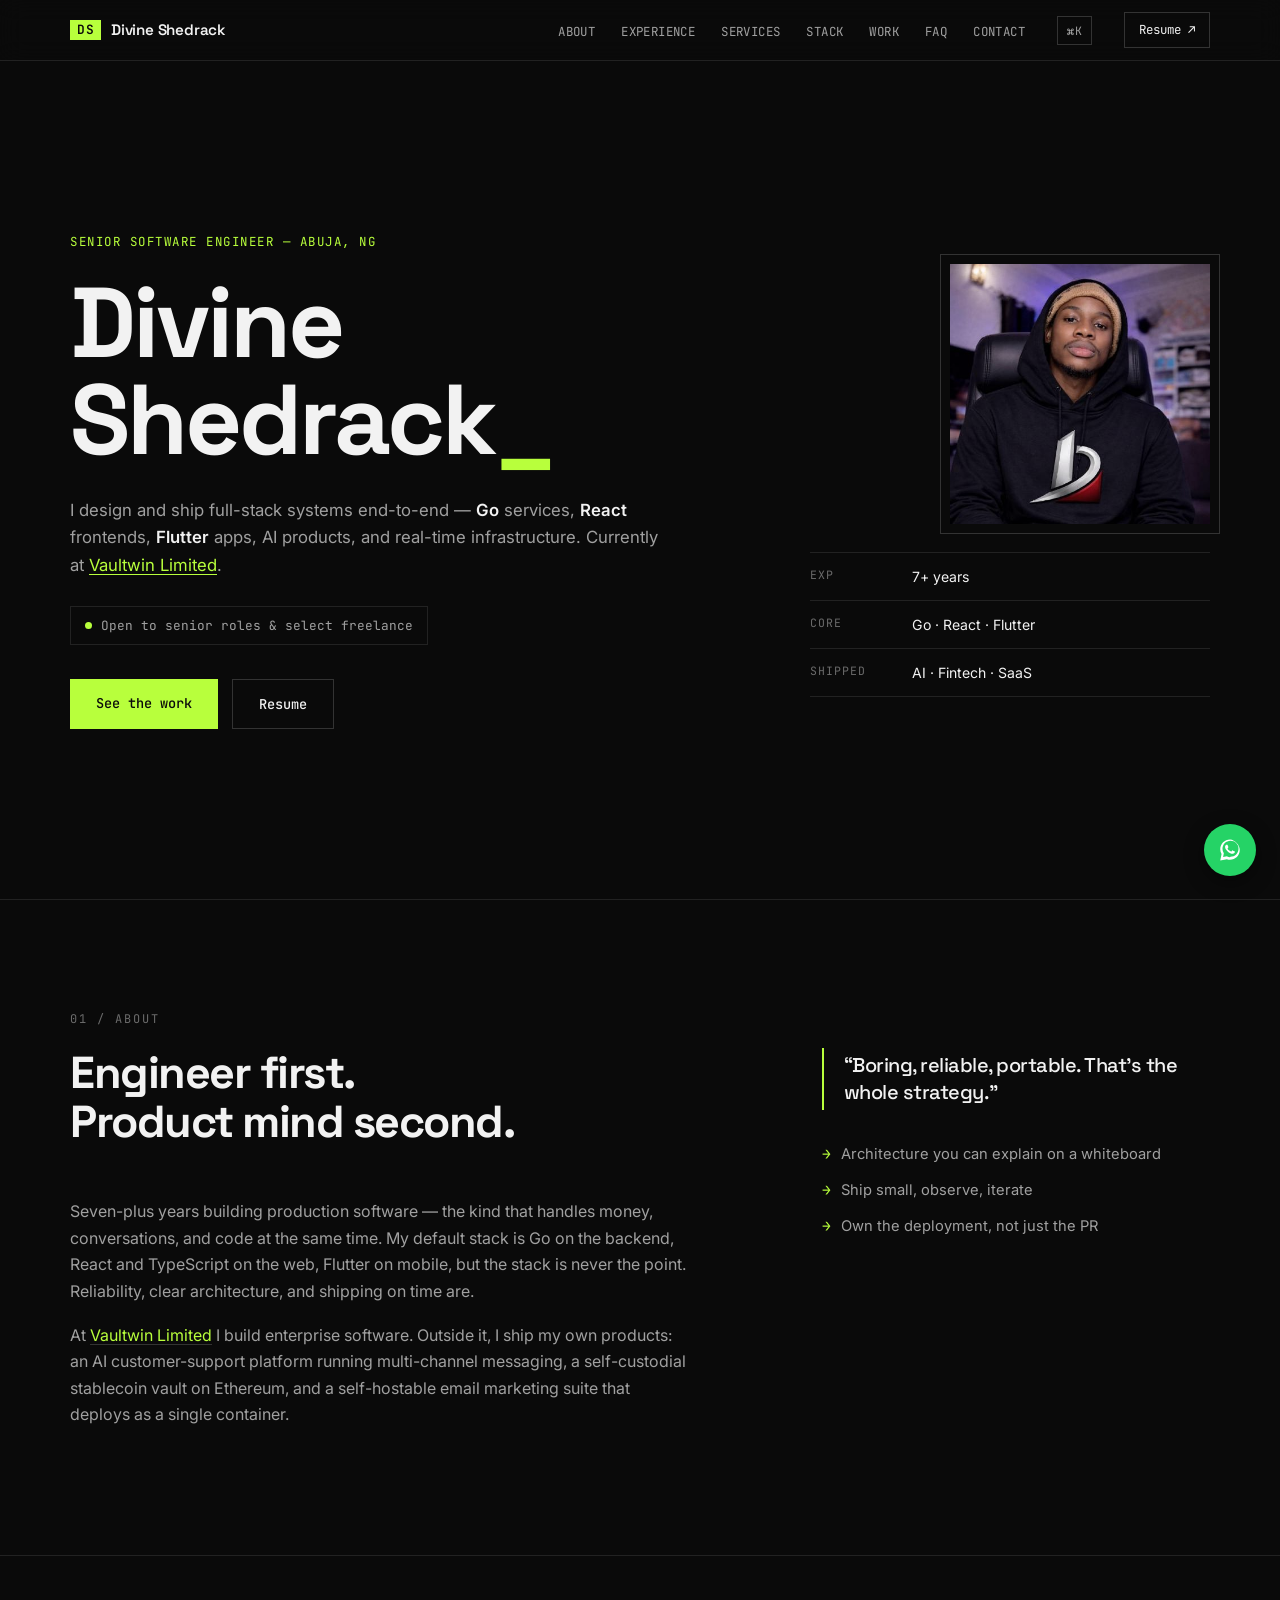
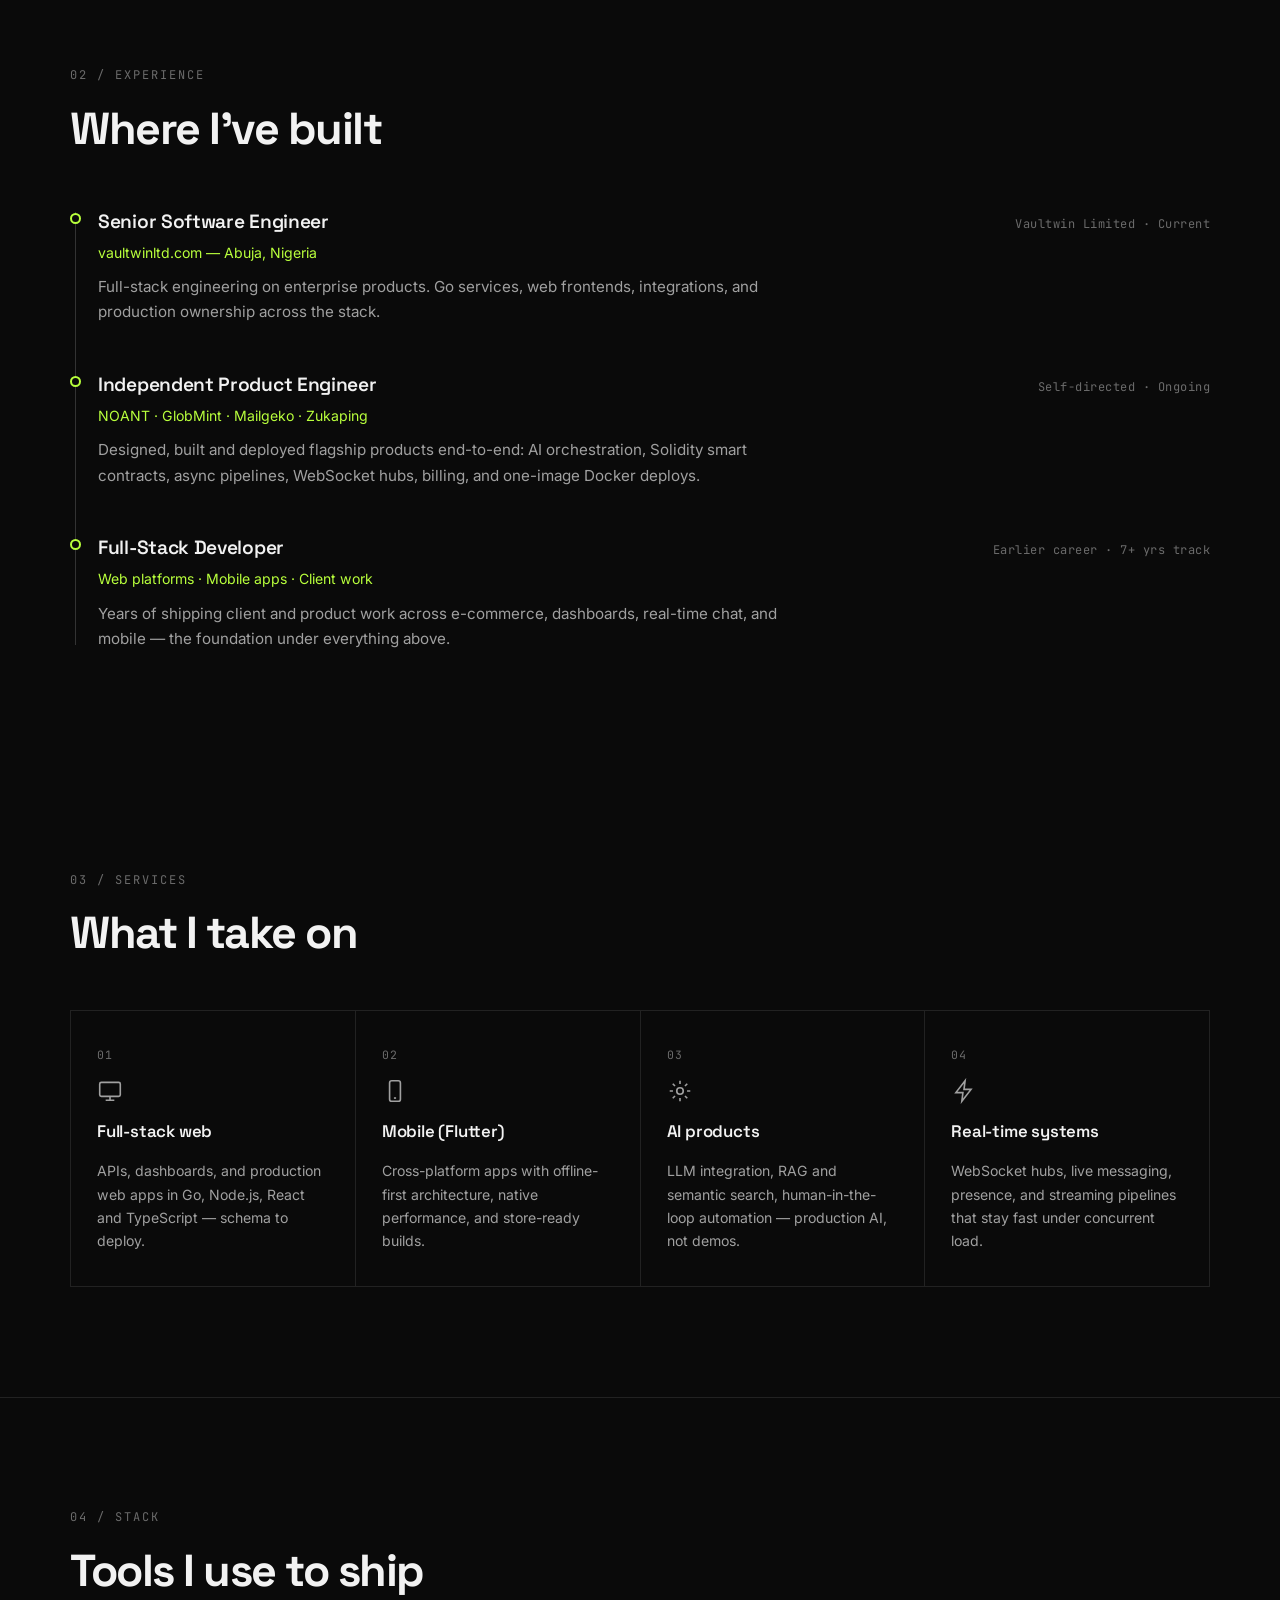
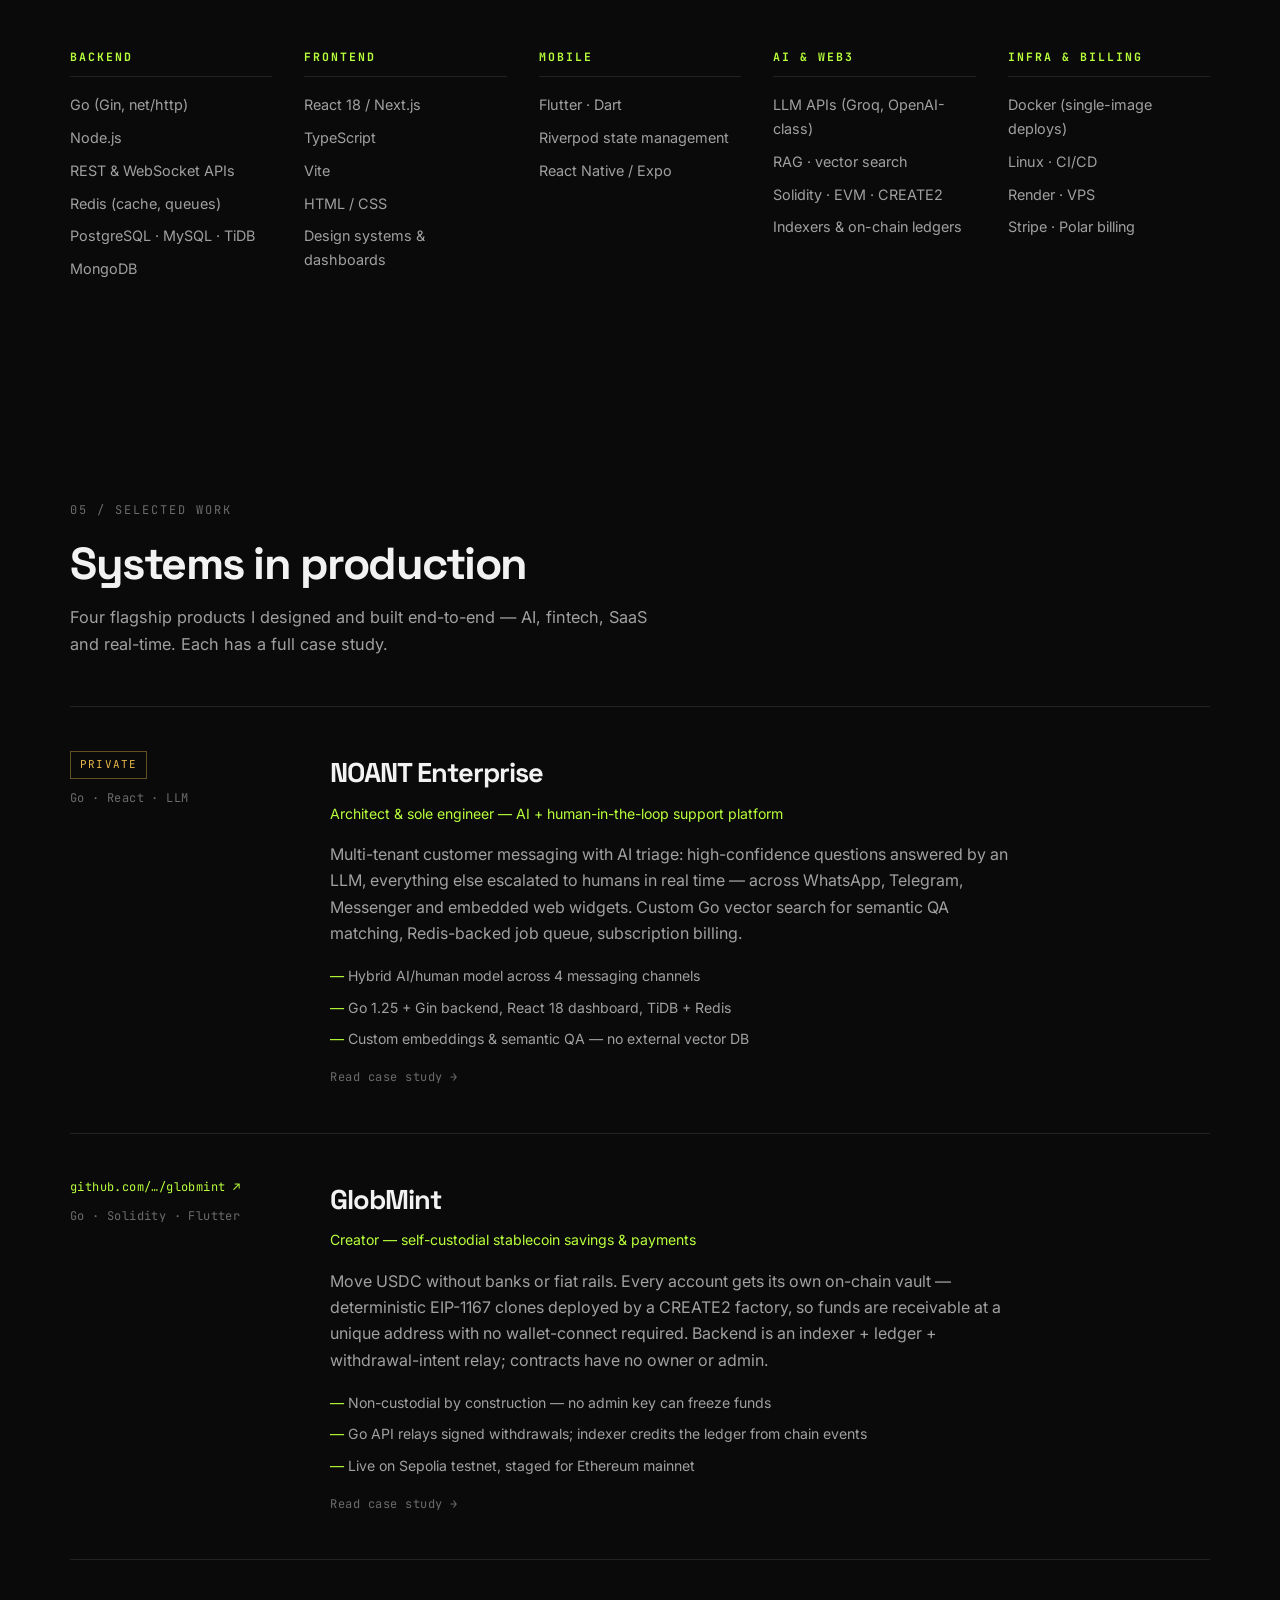
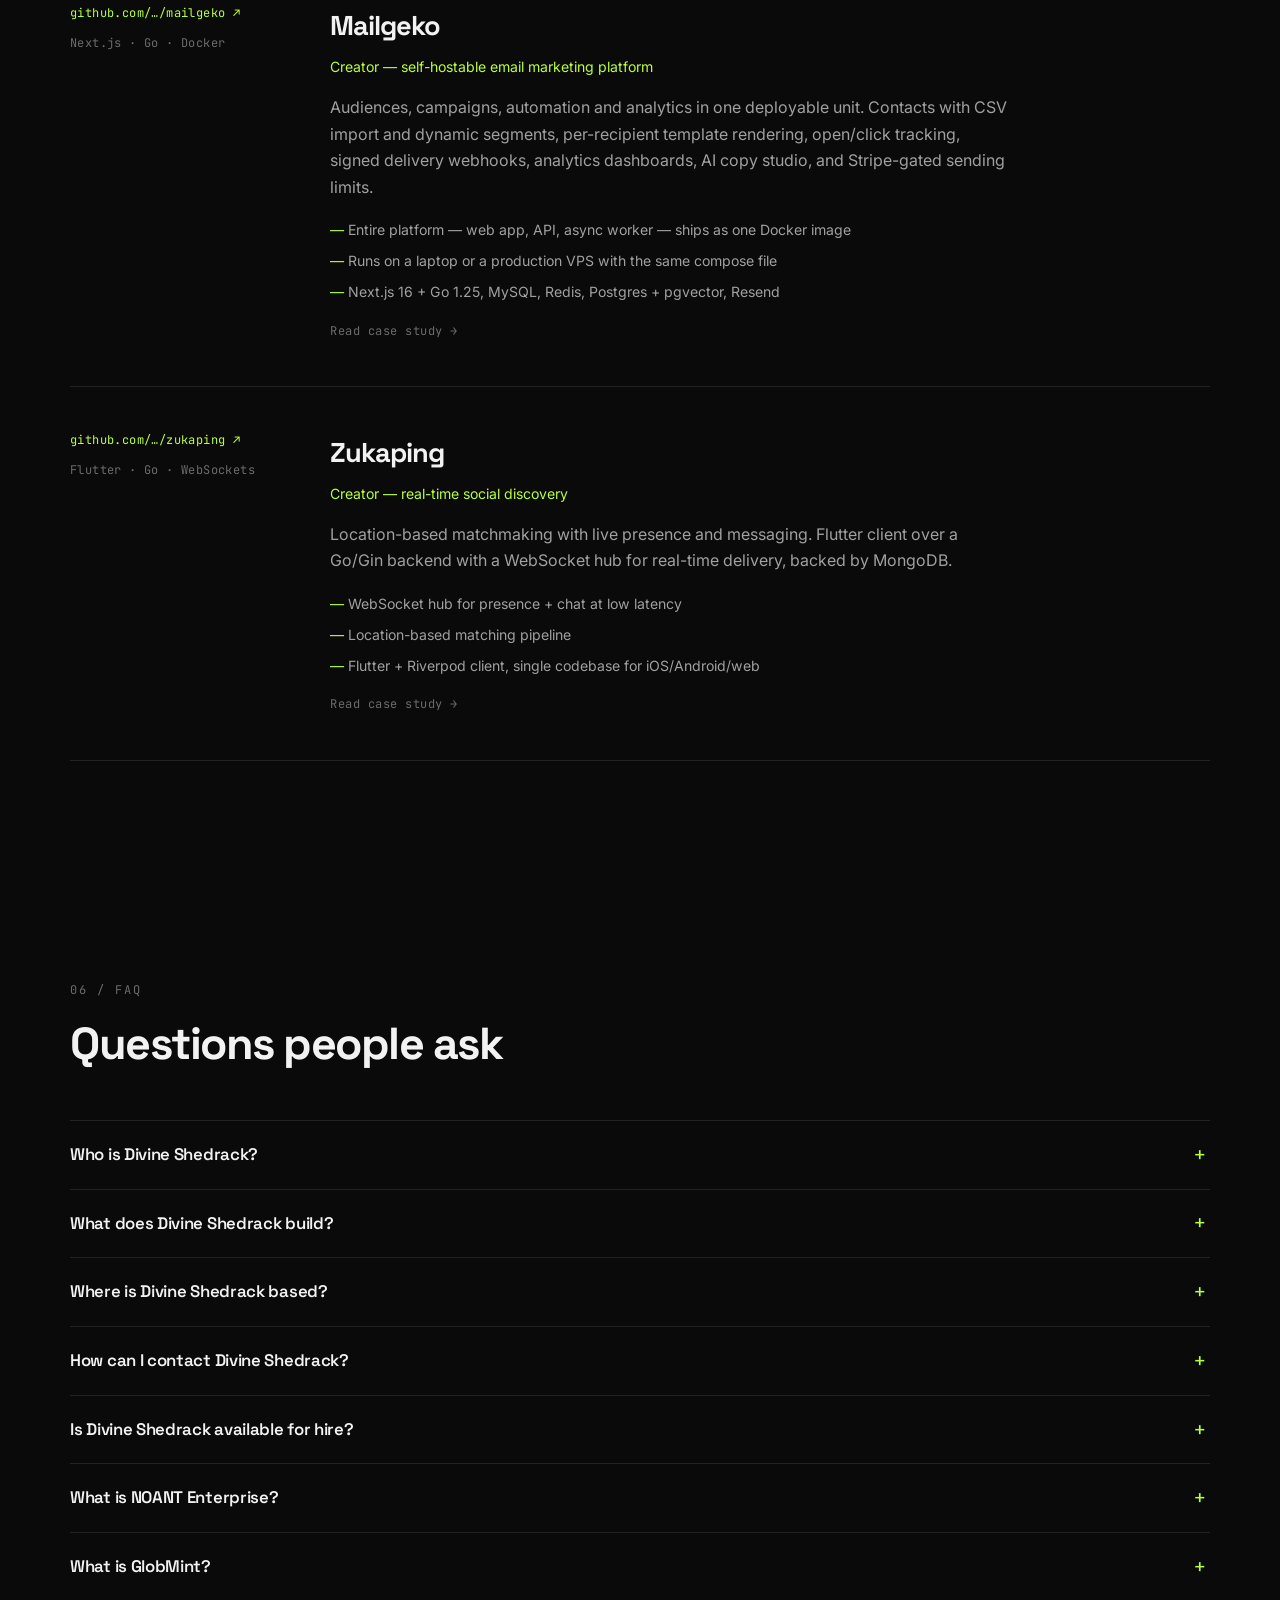
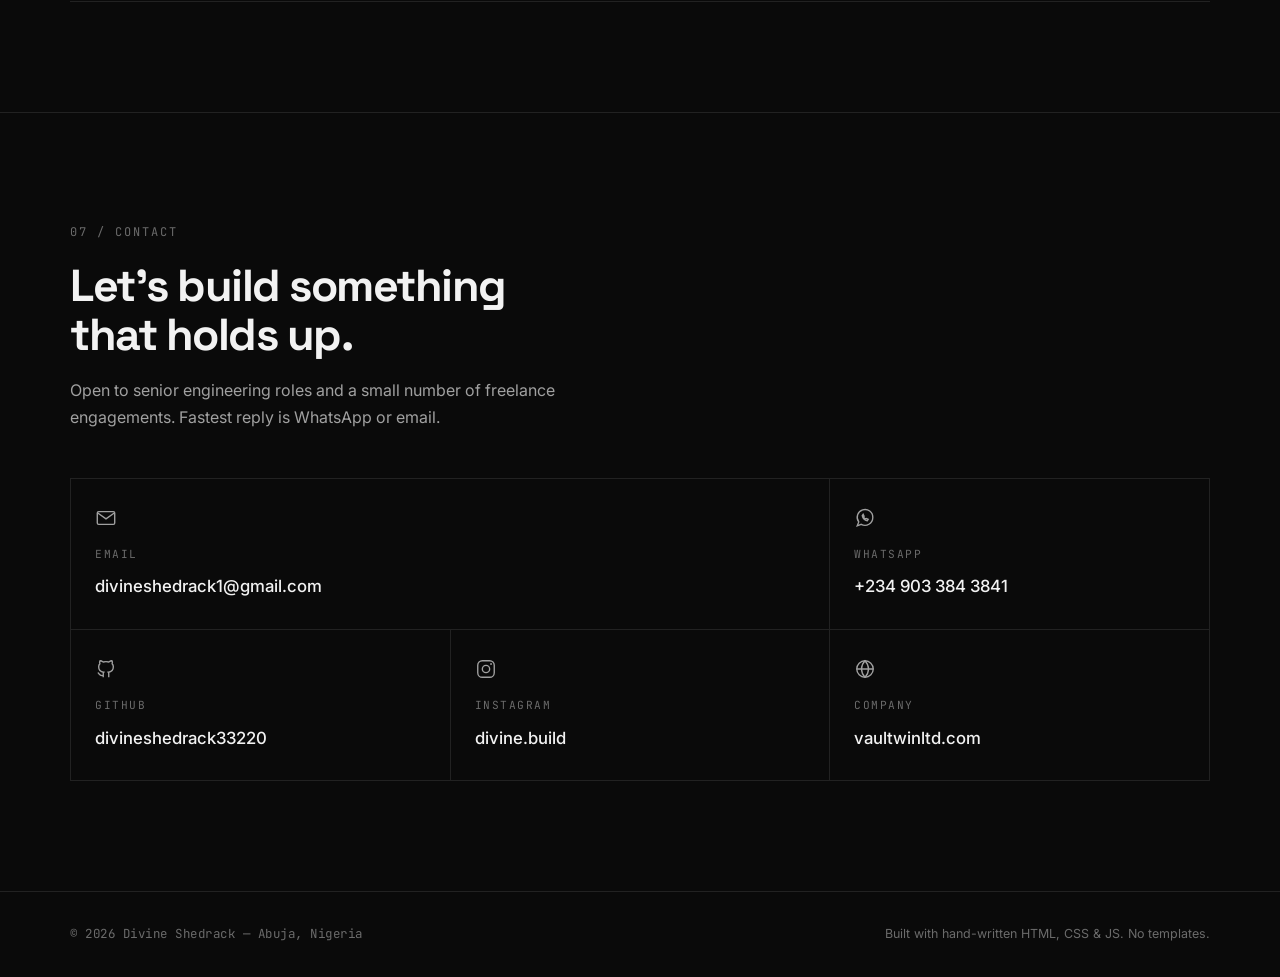
<file: index.html>
<!DOCTYPE html>
<html lang="en">
<head>
  <meta charset="UTF-8">
  <meta name="viewport" content="width=device-width, initial-scale=1.0">
  <title>Divine Shedrack — Senior Software Engineer (Go, React, Flutter) | Abuja, Nigeria</title>
  <meta name="description" content="Divine Shedrack is a senior software engineer in Abuja, Nigeria with 7+ years building full-stack systems in Go, React and Flutter — AI products, real-time infrastructure, and fintech. Creator of NOANT, GlobMint, Mailgeko and Zukaping.">
  <meta name="keywords" content="Divine Shedrack, Divine Shedrack engineer, Divine Shedrack Nigeria, Divine Shedrack Go, Divine Shedrack Flutter, Senior Software Engineer Abuja, Full-stack Developer Nigeria, AI Product Engineer, NOANT, GlobMint, Mailgeko, Zukaping">
  <meta name="author" content="Divine Shedrack">
  <meta name="robots" content="index, follow, max-snippet:-1, max-image-preview:large, max-video-preview:-1">
  <meta name="googlebot" content="index, follow, max-snippet:-1, max-image-preview:large">
  <meta name="theme-color" content="#0a0a0a">
  <meta name="color-scheme" content="dark">
  <meta name="geo.region" content="NG-FC">
  <meta name="geo.placename" content="Abuja">
  <meta name="geo.position" content="9.0579;7.4951">
  <meta name="ICBM" content="9.0579, 7.4951">
  <link rel="canonical" href="https://divineshedrack33220.github.io/">
  <link rel="alternate" hreflang="en-ng" href="https://divineshedrack33220.github.io/">
  <link rel="alternate" hreflang="x-default" href="https://divineshedrack33220.github.io/">

  <meta property="og:title" content="Divine Shedrack — Senior Software Engineer">
  <meta property="og:description" content="Full-stack (Go, React, Flutter) · AI products · Real-time systems. Abuja, Nigeria. 7+ years shipping production software.">
  <meta property="og:type" content="profile">
  <meta property="og:url" content="https://divineshedrack33220.github.io/">
  <meta property="og:image" content="https://divineshedrack33220.github.io/assets/avatar.jpg">
  <meta property="og:image:alt" content="Divine Shedrack — Senior Software Engineer">
  <meta property="og:site_name" content="Divine Shedrack">
  <meta property="profile:first_name" content="Divine">
  <meta property="profile:last_name" content="Shedrack">
  <meta property="profile:username" content="divineshedrack33220">
  <meta name="twitter:card" content="summary_large_image">
  <meta name="twitter:title" content="Divine Shedrack — Senior Software Engineer">
  <meta name="twitter:description" content="Full-stack (Go, React, Flutter) · AI products · Real-time systems. Abuja, Nigeria.">
  <meta name="twitter:image" content="https://divineshedrack33220.github.io/assets/avatar.jpg">

  <script type="application/ld+json">
  {
    "@context": "https://schema.org",
    "@graph": [
      {
        "@type": "Person",
        "@id": "https://divineshedrack33220.github.io/#person",
        "name": "Divine Shedrack",
        "givenName": "Divine",
        "familyName": "Shedrack",
        "jobTitle": "Senior Software Engineer",
        "email": "mailto:divineshedrack1@gmail.com",
        "telephone": "+2349033843841",
        "url": "https://divineshedrack33220.github.io/",
        "image": "https://divineshedrack33220.github.io/assets/avatar.jpg",
        "description": "Senior software engineer with 7+ years of experience building full-stack systems in Go, React and Flutter — AI products, real-time infrastructure and fintech. Based in Abuja, Nigeria.",
        "address": {
          "@type": "PostalAddress",
          "addressLocality": "Abuja",
          "addressRegion": "Federal Capital Territory",
          "addressCountry": "NG"
        },
        "worksFor": {
          "@type": "Organization",
          "name": "Vaultwin Limited",
          "url": "https://vaultwinltd.com/"
        },
        "sameAs": [
          "https://github.com/divineshedrack33220",
          "https://www.instagram.com/divine.build/",
          "https://vaultwinltd.com/"
        ],
        "knowsAbout": ["Go", "React", "Flutter", "TypeScript", "Node.js", "Artificial Intelligence", "Large Language Models", "Real-time Systems", "WebSockets", "Solidity", "Ethereum", "PostgreSQL", "Redis", "Docker"],
        "knowsLanguage": ["en"],
        "nationality": { "@type": "Country", "name": "Nigeria" }
      },
      {
        "@type": "WebSite",
        "@id": "https://divineshedrack33220.github.io/#website",
        "url": "https://divineshedrack33220.github.io/",
        "name": "Divine Shedrack — Senior Software Engineer",
        "description": "Portfolio of Divine Shedrack: full-stack engineer, AI products, real-time systems. Abuja, Nigeria.",
        "inLanguage": "en",
        "publisher": { "@id": "https://divineshedrack33220.github.io/#person" },
        "primaryImageOfPage": { "@type": "ImageObject", "url": "https://divineshedrack33220.github.io/assets/avatar.jpg" }
      },
      {
        "@type": "ProfilePage",
        "@id": "https://divineshedrack33220.github.io/#profilepage",
        "url": "https://divineshedrack33220.github.io/",
        "isPartOf": { "@id": "https://divineshedrack33220.github.io/#website" },
        "mainEntity": { "@id": "https://divineshedrack33220.github.io/#person" }
      },
      {
        "@type": "FAQPage",
        "@id": "https://divineshedrack33220.github.io/#faq",
        "mainEntity": [
          {
            "@type": "Question",
            "name": "Who is Divine Shedrack?",
            "acceptedAnswer": {
              "@type": "Answer",
              "text": "Divine Shedrack is a senior software engineer based in Abuja, Nigeria with 7+ years of experience building production software. He works full-stack with Go, React and Flutter, and specializes in AI products, real-time systems and fintech."
            }
          },
          {
            "@type": "Question",
            "name": "What does Divine Shedrack build?",
            "acceptedAnswer": {
              "@type": "Answer",
              "text": "Divine Shedrack builds full-stack web applications, mobile apps with Flutter, AI-powered products (LLM integration, RAG, human-in-the-loop automation), and real-time systems using WebSockets. Flagship products include NOANT (AI customer support), GlobMint (self-custodial stablecoin vaults on Ethereum), Mailgeko (self-hostable email marketing) and Zukaping (real-time social discovery)."
            }
          },
          {
            "@type": "Question",
            "name": "Where is Divine Shedrack based?",
            "acceptedAnswer": {
              "@type": "Answer",
              "text": "Divine Shedrack is based in Abuja, Nigeria and works with clients and teams globally. He currently works at Vaultwin Limited."
            }
          },
          {
            "@type": "Question",
            "name": "How can I contact Divine Shedrack?",
            "acceptedAnswer": {
              "@type": "Answer",
              "text": "You can contact Divine Shedrack by email at divineshedrack1@gmail.com, on WhatsApp at +234 903 384 3841, on GitHub at github.com/divineshedrack33220, or on Instagram at @divine.build."
            }
          },
          {
            "@type": "Question",
            "name": "Is Divine Shedrack available for hire?",
            "acceptedAnswer": {
              "@type": "Answer",
              "text": "Yes — Divine Shedrack is open to senior engineering roles and a small number of freelance engagements. The fastest way to reach him is WhatsApp at +234 903 384 3841 or email at divineshedrack1@gmail.com."
            }
          },
          {
            "@type": "Question",
            "name": "What is NOANT Enterprise?",
            "acceptedAnswer": {
              "@type": "Answer",
              "text": "NOANT Enterprise is an AI and human-in-the-loop customer support platform built by Divine Shedrack. It routes high-confidence questions to an LLM and escalates the rest to human agents in real time, across WhatsApp, Telegram, Facebook Messenger and embedded web widgets. Built with Go, React, Redis and a custom vector search engine."
            }
          },
          {
            "@type": "Question",
            "name": "What is GlobMint?",
            "acceptedAnswer": {
              "@type": "Answer",
              "text": "GlobMint is a self-custodial stablecoin savings and payments product built by Divine Shedrack on Ethereum. Every account gets its own on-chain USDC vault (CREATE2 clones) with no owner or admin who can freeze funds. Built with Go, Solidity and Flutter; live on Sepolia testnet."
            }
          }
        ]
      }
    ]
  }
  </script>

  <link rel="preconnect" href="https://fonts.googleapis.com">
  <link rel="preconnect" href="https://fonts.gstatic.com" crossorigin>
  <link href="https://fonts.googleapis.com/css2?family=Space+Grotesk:wght@400;500;600;700&family=Inter:wght@400;500;600&family=JetBrains+Mono:wght@400;500;600&display=swap" rel="stylesheet">
  <link rel="stylesheet" href="css/style.css">
  <link rel="icon" href="data:image/svg+xml,<svg xmlns='http://www.w3.org/2000/svg' viewBox='0 0 32 32'><rect width='32' height='32' rx='4' fill='%230a0a0a'/><text x='16' y='22' font-family='monospace' font-size='14' font-weight='bold' fill='%23b8ff3c' text-anchor='middle'>DS</text></svg>">
</head>
<body>

  <a class="skip-link" href="#main">Skip to content</a>

  <!-- NAV -->
  <nav class="nav" id="nav" aria-label="Primary">
    <div class="container nav-inner">
      <a href="#hero" class="nav-logo" aria-label="Divine Shedrack — home">
        <span class="nav-logo-mark" aria-hidden="true">DS</span>
        <span class="nav-logo-name">Divine Shedrack</span>
      </a>
      <ul class="nav-links" id="navLinks">
        <li><a href="#about">About</a></li>
        <li><a href="#experience">Experience</a></li>
        <li><a href="#services">Services</a></li>
        <li><a href="#skills">Stack</a></li>
        <li><a href="#projects">Work</a></li>
        <li><a href="#faq">FAQ</a></li>
        <li><a href="#contact">Contact</a></li>
      </ul>
      <button class="nav-palette mono" id="paletteBtn" type="button" aria-label="Open command palette">
        <span class="nav-palette-k">⌘K</span>
      </button>
      <a href="resume.html" class="nav-cta" target="_blank" rel="noopener">Resume ↗</a>
      <button class="nav-toggle" id="navToggle" aria-label="Open menu" aria-expanded="false" aria-controls="navLinks">
        <span></span><span></span>
      </button>
    </div>
  </nav>

  <main id="main">

    <!-- HERO -->
    <header class="hero" id="hero">
      <div class="container hero-inner">
        <div class="hero-text">
          <p class="hero-eyebrow mono">Senior Software Engineer — Abuja, NG</p>
          <h1 class="hero-name">Divine<br>Shedrack<span class="accent">_</span></h1>
          <p class="hero-sub">
            I design and ship full-stack systems end-to-end — <strong>Go</strong> services,
            <strong>React</strong> frontends, <strong>Flutter</strong> apps, AI products,
            and real-time infrastructure. Currently at
            <a href="https://vaultwinltd.com/" target="_blank" rel="noopener">Vaultwin Limited</a>.
          </p>
          <div class="hero-meta">
            <span class="status"><span class="status-dot" aria-hidden="true"></span>Open to senior roles &amp; select freelance</span>
          </div>
          <div class="hero-actions">
            <a href="#projects" class="btn btn-primary">See the work</a>
            <a href="resume.html" class="btn btn-ghost" target="_blank" rel="noopener">Resume</a>
          </div>
        </div>
        <div class="reveal hero-aside" aria-hidden="true">
          <div class="hero-photo-wrap">
            <img src="assets/avatar.jpg" alt="" width="300" height="300" class="hero-photo">
          </div>
          <dl class="hero-facts">
            <div><dt class="mono">EXP</dt><dd>7+ years</dd></div>
            <div><dt class="mono">CORE</dt><dd>Go · React · Flutter</dd></div>
            <div><dt class="mono">SHIPPED</dt><dd>AI · Fintech · SaaS</dd></div>
          </dl>
        </div>
      </div>
      <div class="hero-rule" aria-hidden="true"><span></span></div>
    </header>

    <!-- ABOUT -->
    <section class="section" id="about">
      <div class="container">
        <p class="section-index mono">01 / ABOUT</p>
        <div class="about-grid">
          <div class="about-main">
            <h2 class="section-title">Engineer first.<br>Product mind second.</h2>
            <div class="about-copy">
              <p>
                Seven-plus years building production software — the kind that handles money,
                conversations, and code at the same time. My default stack is Go on the backend,
                React and TypeScript on the web, Flutter on mobile, but the stack is never the
                point. Reliability, clear architecture, and shipping on time are.
              </p>
              <p>
                At <a href="https://vaultwinltd.com/" target="_blank" rel="noopener">Vaultwin Limited</a>
                I build enterprise software. Outside it, I ship my own products: an AI
                customer-support platform running multi-channel messaging, a self-custodial
                stablecoin vault on Ethereum, and a self-hostable email marketing suite that
                deploys as a single container.
              </p>
            </div>
          </div>
          <aside class="reveal about-aside">
            <figure class="pull-quote">
              <blockquote>“Boring, reliable, portable. That's the whole strategy.”</blockquote>
            </figure>
            <ul class="principles">
              <li><span class="mono">→</span>Architecture you can explain on a whiteboard</li>
              <li><span class="mono">→</span>Ship small, observe, iterate</li>
              <li><span class="mono">→</span>Own the deployment, not just the PR</li>
            </ul>
          </aside>
        </div>
      </div>
    </section>

    <!-- EXPERIENCE -->
    <section class="section section-bordered" id="experience">
      <div class="container">
        <p class="section-index mono">02 / EXPERIENCE</p>
        <h2 class="section-title">Where I've built</h2>
        <ol class="timeline">
          <li class="reveal timeline-item">
            <div class="timeline-marker" aria-hidden="true"></div>
            <div class="timeline-body">
              <div class="timeline-head">
                <h3>Senior Software Engineer</h3>
                <span class="mono timeline-date">Vaultwin Limited · Current</span>
              </div>
              <p class="timeline-org"><a href="https://vaultwinltd.com/" target="_blank" rel="noopener">vaultwinltd.com</a> — Abuja, Nigeria</p>
              <p>Full-stack engineering on enterprise products. Go services, web frontends, integrations, and production ownership across the stack.</p>
            </div>
          </li>
          <li class="reveal timeline-item">
            <div class="timeline-marker" aria-hidden="true"></div>
            <div class="timeline-body">
              <div class="timeline-head">
                <h3>Independent Product Engineer</h3>
                <span class="mono timeline-date">Self-directed · Ongoing</span>
              </div>
              <p class="timeline-org">NOANT · GlobMint · Mailgeko · Zukaping</p>
              <p>Designed, built and deployed flagship products end-to-end: AI orchestration, Solidity smart contracts, async pipelines, WebSocket hubs, billing, and one-image Docker deploys.</p>
            </div>
          </li>
          <li class="reveal timeline-item">
            <div class="timeline-marker" aria-hidden="true"></div>
            <div class="timeline-body">
              <div class="timeline-head">
                <h3>Full-Stack Developer</h3>
                <span class="mono timeline-date">Earlier career · 7+ yrs track</span>
              </div>
              <p class="timeline-org">Web platforms · Mobile apps · Client work</p>
              <p>Years of shipping client and product work across e-commerce, dashboards, real-time chat, and mobile — the foundation under everything above.</p>
            </div>
          </li>
        </ol>
      </div>
    </section>

    <!-- SERVICES -->
    <section class="section" id="services">
      <div class="container">
        <p class="section-index mono">03 / SERVICES</p>
        <h2 class="section-title">What I take on</h2>
        <div class="reveal services-grid">
          <article class="reveal service">
            <span class="reveal service-num mono">01</span>
            <svg class="service-icon" viewBox="0 0 24 24" fill="none" stroke="currentColor" stroke-width="1.5" aria-hidden="true">
              <rect x="2.5" y="4" width="19" height="13" rx="1.5"/>
              <path d="M8 20.5h8M12 17.5v3"/>
            </svg>
            <h3>Full-stack web</h3>
            <p>APIs, dashboards, and production web apps in Go, Node.js, React and TypeScript — schema to deploy.</p>
          </article>
          <article class="reveal service">
            <span class="reveal service-num mono">02</span>
            <svg class="service-icon" viewBox="0 0 24 24" fill="none" stroke="currentColor" stroke-width="1.5" aria-hidden="true">
              <rect x="7" y="2.5" width="10" height="19" rx="2"/>
              <path d="M11 18.5h2"/>
            </svg>
            <h3>Mobile (Flutter)</h3>
            <p>Cross-platform apps with offline-first architecture, native performance, and store-ready builds.</p>
          </article>
          <article class="reveal service">
            <span class="reveal service-num mono">03</span>
            <svg class="service-icon" viewBox="0 0 24 24" fill="none" stroke="currentColor" stroke-width="1.5" aria-hidden="true">
              <circle cx="12" cy="12" r="3"/>
              <path d="M12 2.5v3M12 18.5v3M2.5 12h3M18.5 12h3M5.3 5.3l2.1 2.1M16.6 16.6l2.1 2.1M18.7 5.3l-2.1 2.1M7.4 16.6l-2.1 2.1"/>
            </svg>
            <h3>AI products</h3>
            <p>LLM integration, RAG and semantic search, human-in-the-loop automation — production AI, not demos.</p>
          </article>
          <article class="reveal service">
            <span class="reveal service-num mono">04</span>
            <svg class="service-icon" viewBox="0 0 24 24" fill="none" stroke="currentColor" stroke-width="1.5" aria-hidden="true">
              <path d="M13 2.5L4.5 13.5H11L10 21.5l8.5-11H12L13 2.5z"/>
            </svg>
            <h3>Real-time systems</h3>
            <p>WebSocket hubs, live messaging, presence, and streaming pipelines that stay fast under concurrent load.</p>
          </article>
        </div>
      </div>
    </section>

    <!-- SKILLS -->
    <section class="section section-bordered" id="skills">
      <div class="container">
        <p class="section-index mono">04 / STACK</p>
        <h2 class="section-title">Tools I use to ship</h2>
        <div class="stack-grid">
          <div class="reveal stack-col">
            <h3 class="mono stack-label">backend</h3>
            <ul>
              <li>Go (Gin, net/http)</li>
              <li>Node.js</li>
              <li>REST &amp; WebSocket APIs</li>
              <li>Redis (cache, queues)</li>
              <li>PostgreSQL · MySQL · TiDB</li>
              <li>MongoDB</li>
            </ul>
          </div>
          <div class="reveal stack-col">
            <h3 class="mono stack-label">frontend</h3>
            <ul>
              <li>React 18 / Next.js</li>
              <li>TypeScript</li>
              <li>Vite</li>
              <li>HTML / CSS</li>
              <li>Design systems &amp; dashboards</li>
            </ul>
          </div>
          <div class="reveal stack-col">
            <h3 class="mono stack-label">mobile</h3>
            <ul>
              <li>Flutter · Dart</li>
              <li>Riverpod state management</li>
              <li>React Native / Expo</li>
            </ul>
          </div>
          <div class="reveal stack-col">
            <h3 class="mono stack-label">ai &amp; web3</h3>
            <ul>
              <li>LLM APIs (Groq, OpenAI-class)</li>
              <li>RAG · vector search</li>
              <li>Solidity · EVM · CREATE2</li>
              <li>Indexers &amp; on-chain ledgers</li>
            </ul>
          </div>
          <div class="reveal stack-col">
            <h3 class="mono stack-label">infra &amp; billing</h3>
            <ul>
              <li>Docker (single-image deploys)</li>
              <li>Linux · CI/CD</li>
              <li>Render · VPS</li>
              <li>Stripe · Polar billing</li>
            </ul>
          </div>
        </div>
      </div>
    </section>

    <!-- PROJECTS -->
    <section class="section" id="projects">
      <div class="container">
        <p class="section-index mono">05 / SELECTED WORK</p>
        <h2 class="section-title">Systems in production</h2>
        <p class="section-lede">Four flagship products I designed and built end-to-end — AI, fintech, SaaS and real-time. Each has a full case study.</p>

        <div class="reveal work-list">

          <article class="reveal work">
            <div class="work-meta mono">
              <span class="work-tag work-tag-private">Private</span>
              <span>Go · React · LLM</span>
            </div>
            <div class="work-body">
              <h3 class="work-name">NOANT Enterprise</h3>
              <p class="work-role">Architect &amp; sole engineer — AI + human-in-the-loop support platform</p>
              <p class="work-desc">
                Multi-tenant customer messaging with AI triage: high-confidence questions answered
                by an LLM, everything else escalated to humans in real time — across WhatsApp,
                Telegram, Messenger and embedded web widgets. Custom Go vector search for semantic
                QA matching, Redis-backed job queue, subscription billing.
              </p>
              <ul class="work-points">
                <li>Hybrid AI/human model across 4 messaging channels</li>
                <li>Go 1.25 + Gin backend, React 18 dashboard, TiDB + Redis</li>
                <li>Custom embeddings &amp; semantic QA — no external vector DB</li>
              </ul>
                            <a class="case-link mono" href="work/noant.html">Read case study →</a>
            </div>
          </article>

          <article class="reveal work">
            <div class="work-meta mono">
              <a class="work-link" href="https://github.com/divineshedrack33220/globmint" target="_blank" rel="noopener">github.com/…/globmint ↗</a>
              <span>Go · Solidity · Flutter</span>
            </div>
            <div class="work-body">
              <h3 class="work-name">GlobMint</h3>
              <p class="work-role">Creator — self-custodial stablecoin savings &amp; payments</p>
              <p class="work-desc">
                Move USDC without banks or fiat rails. Every account gets its own on-chain vault —
                deterministic EIP-1167 clones deployed by a CREATE2 factory, so funds are receivable
                at a unique address with no wallet-connect required. Backend is an indexer + ledger
                + withdrawal-intent relay; contracts have no owner or admin.
              </p>
              <ul class="work-points">
                <li>Non-custodial by construction — no admin key can freeze funds</li>
                <li>Go API relays signed withdrawals; indexer credits the ledger from chain events</li>
                <li>Live on Sepolia testnet, staged for Ethereum mainnet</li>
              </ul>
                            <a class="case-link mono" href="work/globmint.html">Read case study →</a>
            </div>
          </article>

          <article class="reveal work">
            <div class="work-meta mono">
              <a class="work-link" href="https://github.com/divineshedrack33220/mailgeko" target="_blank" rel="noopener">github.com/…/mailgeko ↗</a>
              <span>Next.js · Go · Docker</span>
            </div>
            <div class="work-body">
              <h3 class="work-name">Mailgeko</h3>
              <p class="work-role">Creator — self-hostable email marketing platform</p>
              <p class="work-desc">
                Audiences, campaigns, automation and analytics in one deployable unit. Contacts
                with CSV import and dynamic segments, per-recipient template rendering, open/click
                tracking, signed delivery webhooks, analytics dashboards, AI copy studio, and
                Stripe-gated sending limits.
              </p>
              <ul class="work-points">
                <li>Entire platform — web app, API, async worker — ships as one Docker image</li>
                <li>Runs on a laptop or a production VPS with the same compose file</li>
                <li>Next.js 16 + Go 1.25, MySQL, Redis, Postgres + pgvector, Resend</li>
              </ul>
                            <a class="case-link mono" href="work/mailgeko.html">Read case study →</a>
            </div>
          </article>

          <article class="reveal work">
            <div class="work-meta mono">
              <a class="work-link" href="https://github.com/divineshedrack33220/zukaping" target="_blank" rel="noopener">github.com/…/zukaping ↗</a>
              <span>Flutter · Go · WebSockets</span>
            </div>
            <div class="work-body">
              <h3 class="work-name">Zukaping</h3>
              <p class="work-role">Creator — real-time social discovery</p>
              <p class="work-desc">
                Location-based matchmaking with live presence and messaging. Flutter client over a
                Go/Gin backend with a WebSocket hub for real-time delivery, backed by MongoDB.
              </p>
              <ul class="work-points">
                <li>WebSocket hub for presence + chat at low latency</li>
                <li>Location-based matching pipeline</li>
                <li>Flutter + Riverpod client, single codebase for iOS/Android/web</li>
              </ul>
                            <a class="case-link mono" href="work/zukaping.html">Read case study →</a>
            </div>
          </article>

        </div>
      </div>
    </section>

    <!-- FAQ -->
    <section class="section" id="faq">
      <div class="container">
        <p class="section-index mono">06 / FAQ</p>
        <h2 class="section-title">Questions people ask</h2>
        <div class="faq-list">
          <details class="faq-item">
            <summary>Who is Divine Shedrack?</summary>
            <p>Divine Shedrack is a senior software engineer based in <strong>Abuja, Nigeria</strong> with 7+ years of experience building production software. He works full-stack with <strong>Go, React and Flutter</strong>, and specializes in AI products, real-time systems and fintech.</p>
          </details>
          <details class="faq-item">
            <summary>What does Divine Shedrack build?</summary>
            <p>Full-stack web applications, Flutter mobile apps, AI-powered products (LLM integration, RAG, human-in-the-loop automation), and real-time systems using WebSockets. Flagship products: <strong>NOANT</strong> (AI customer support), <strong>GlobMint</strong> (self-custodial stablecoin vaults on Ethereum), <strong>Mailgeko</strong> (self-hostable email marketing) and <strong>Zukaping</strong> (real-time social discovery).</p>
          </details>
          <details class="faq-item">
            <summary>Where is Divine Shedrack based?</summary>
            <p>Abuja, Nigeria — working with clients and teams globally. Currently at <a href="https://vaultwinltd.com/" target="_blank" rel="noopener">Vaultwin Limited</a>.</p>
          </details>
          <details class="faq-item">
            <summary>How can I contact Divine Shedrack?</summary>
            <p>Email <a href="mailto:divineshedrack1@gmail.com">divineshedrack1@gmail.com</a>, WhatsApp <a href="https://wa.me/2349033843841" target="_blank" rel="noopener">+234 903 384 3841</a>, GitHub <a href="https://github.com/divineshedrack33220" target="_blank" rel="noopener">@divineshedrack33220</a>, or Instagram <a href="https://www.instagram.com/divine.build/" target="_blank" rel="noopener">@divine.build</a>.</p>
          </details>
          <details class="faq-item">
            <summary>Is Divine Shedrack available for hire?</summary>
            <p>Yes — open to <strong>senior engineering roles</strong> and a small number of freelance engagements. Fastest reply: WhatsApp or email above.</p>
          </details>
          <details class="faq-item">
            <summary>What is NOANT Enterprise?</summary>
            <p>An AI + human-in-the-loop customer support platform built by Divine Shedrack. High-confidence questions are answered by an LLM; everything else escalates to human agents in real time — across WhatsApp, Telegram, Messenger and web widgets. Go, React, Redis, custom vector search.</p>
          </details>
          <details class="faq-item">
            <summary>What is GlobMint?</summary>
            <p>A self-custodial stablecoin savings &amp; payments product on Ethereum. Every account gets its own on-chain USDC vault (CREATE2 clones) — no owner or admin can freeze funds. Go + Solidity + Flutter, live on Sepolia testnet.</p>
          </details>
        </div>
      </div>
    </section>

    <!-- CONTACT -->
    <section class="section section-bordered" id="contact">
      <div class="container">
        <p class="section-index mono">07 / CONTACT</p>
        <div class="contact-head">
          <h2 class="section-title">Let's build something<br>that holds up.</h2>
          <p class="contact-sub">Open to senior engineering roles and a small number of freelance engagements. Fastest reply is WhatsApp or email.</p>
        </div>
        <div class="contact-grid">
          <a class="reveal contact-card contact-card-primary" href="mailto:divineshedrack1@gmail.com">
            <svg viewBox="0 0 24 24" fill="none" stroke="currentColor" stroke-width="1.5" aria-hidden="true"><rect x="2.5" y="5" width="19" height="14" rx="1.5"/><path d="M3 6.5l9 6.5 9-6.5"/></svg>
            <span class="contact-label mono">email</span>
            <span class="contact-value">divineshedrack1@gmail.com</span>
          </a>
          <a class="reveal contact-card" href="https://wa.me/2349033843841" target="_blank" rel="noopener">
            <svg viewBox="0 0 24 24" fill="none" stroke="currentColor" stroke-width="1.5" aria-hidden="true"><path d="M20.5 11.5a8.5 8.5 0 0 1-12.6 7.4L3.5 20.5l1.7-4.2A8.5 8.5 0 1 1 20.5 11.5z"/><path d="M9 9.5c.5 2.5 3 5 5.5 5.5l1-1.5-2-1-1 .5c-.8-.4-1.6-1.2-2-2l.5-1-1-2L9 9.5z"/></svg>
            <span class="contact-label mono">whatsapp</span>
            <span class="contact-value">+234 903 384 3841</span>
          </a>
          <a class="reveal contact-card" href="https://github.com/divineshedrack33220" target="_blank" rel="noopener">
            <svg viewBox="0 0 24 24" fill="none" stroke="currentColor" stroke-width="1.5" aria-hidden="true"><path d="M9 19c-4.3 1.4-4.3-2.5-6-3m12 5v-3.5c0-1 .1-1.4-.5-2 2.8-.3 5.5-1.4 5.5-6a4.6 4.6 0 0 0-1.3-3.2 4.2 4.2 0 0 0-.1-3.2s-1.1-.3-3.5 1.3a12.3 12.3 0 0 0-6.2 0C6.5 2.8 5.4 3.1 5.4 3.1a4.2 4.2 0 0 0-.1 3.2A4.6 4.6 0 0 0 4 9.5c0 4.6 2.7 5.7 5.5 6-.6.6-.6 1.2-.5 2V21"/></svg>
            <span class="contact-label mono">github</span>
            <span class="contact-value">divineshedrack33220</span>
          </a>
          <a class="reveal contact-card" href="https://www.instagram.com/divine.build/" target="_blank" rel="noopener">
            <svg viewBox="0 0 24 24" fill="none" stroke="currentColor" stroke-width="1.5" aria-hidden="true"><rect x="3" y="3" width="18" height="18" rx="5"/><circle cx="12" cy="12" r="4"/><circle cx="17.5" cy="6.5" r="1" fill="currentColor" stroke="none"/></svg>
            <span class="contact-label mono">instagram</span>
            <span class="contact-value">divine.build</span>
          </a>
          <a class="reveal contact-card" href="https://vaultwinltd.com/" target="_blank" rel="noopener">
            <svg viewBox="0 0 24 24" fill="none" stroke="currentColor" stroke-width="1.5" aria-hidden="true"><circle cx="12" cy="12" r="9"/><path d="M3 12h18M12 3c2.5 2.7 3.8 5.7 3.8 9s-1.3 6.3-3.8 9c-2.5-2.7-3.8-5.7-3.8-9s1.3-6.3 3.8-9z"/></svg>
            <span class="contact-label mono">company</span>
            <span class="contact-value">vaultwinltd.com</span>
          </a>
        </div>
      </div>
    </section>

  </main>

  <footer class="footer">
    <div class="container footer-inner">
      <p class="mono">© 2026 Divine Shedrack — Abuja, Nigeria</p>
      <p class="footer-note">Built with hand-written HTML, CSS &amp; JS. No templates.</p>
    </div>
  </footer>

  <a class="wa-float" href="https://wa.me/2349033843841" target="_blank" rel="noopener" aria-label="Chat on WhatsApp">
    <svg viewBox="0 0 32 32" width="26" height="26" fill="currentColor" aria-hidden="true"><path d="M16.003 3C9.383 3 4 8.383 4 15.003c0 2.113.553 4.173 1.6 5.993L4 29l8.197-1.56a11.95 11.95 0 0 0 3.806.62h.001C22.62 28.06 28 22.677 28 16.057 28 12.86 26.75 9.86 24.47 7.58S19.2 3 16.003 3zm0 21.86h-.001c-1.197 0-2.37-.32-3.39-.923l-.243-.145-4.867.928.928-4.748-.158-.25a9.83 9.83 0 0 1-1.51-5.243c0-5.44 4.43-9.87 9.876-9.87 2.637 0 5.11 1.028 6.97 2.89a9.8 9.8 0 0 1 2.89 6.98c0 5.44-4.436 9.87-9.876 9.87zm5.42-7.39c-.297-.148-1.758-.867-2.03-.967-.273-.1-.473-.148-.673.15-.2.297-.774.966-.948 1.164-.173.198-.347.223-.644.075-.297-.15-1.255-.463-2.39-1.475-.883-.788-1.48-1.76-1.653-2.057-.173-.297-.018-.458.13-.606.134-.133.297-.347.446-.52.148-.174.198-.298.298-.497.1-.198.05-.372-.025-.52-.075-.148-.673-1.62-.922-2.22-.242-.58-.487-.5-.673-.51l-.573-.01c-.198 0-.52.074-.793.372-.273.297-1.04 1.017-1.04 2.48 0 1.462 1.065 2.875 1.213 3.073.148.198 2.095 3.2 5.076 4.487.71.306 1.262.488 1.693.625.712.226 1.36.194 1.872.118.571-.085 1.758-.719 2.006-1.413.248-.694.248-1.29.173-1.414-.074-.124-.272-.198-.57-.347z"/></svg>
  </a>

  <!-- COMMAND PALETTE -->
  <div class="palette" id="palette" hidden>
    <div class="palette-backdrop"></div>
    <div class="palette-panel" role="dialog" aria-modal="true" aria-label="Command palette">
      <input id="paletteInput" class="palette-input mono" type="text" placeholder="Type a command…" autocomplete="off" spellcheck="false" aria-label="Search commands">
      <ul id="paletteList" class="palette-list" role="listbox" aria-label="Commands"></ul>
      <div class="palette-foot mono"><span>↑↓ navigate</span><span>↵ run</span><span>esc close</span></div>
    </div>
  </div>

  <script src="js/main.js"></script>
  <script src="js/demos.js"></script>
</body>
</html>
</file>
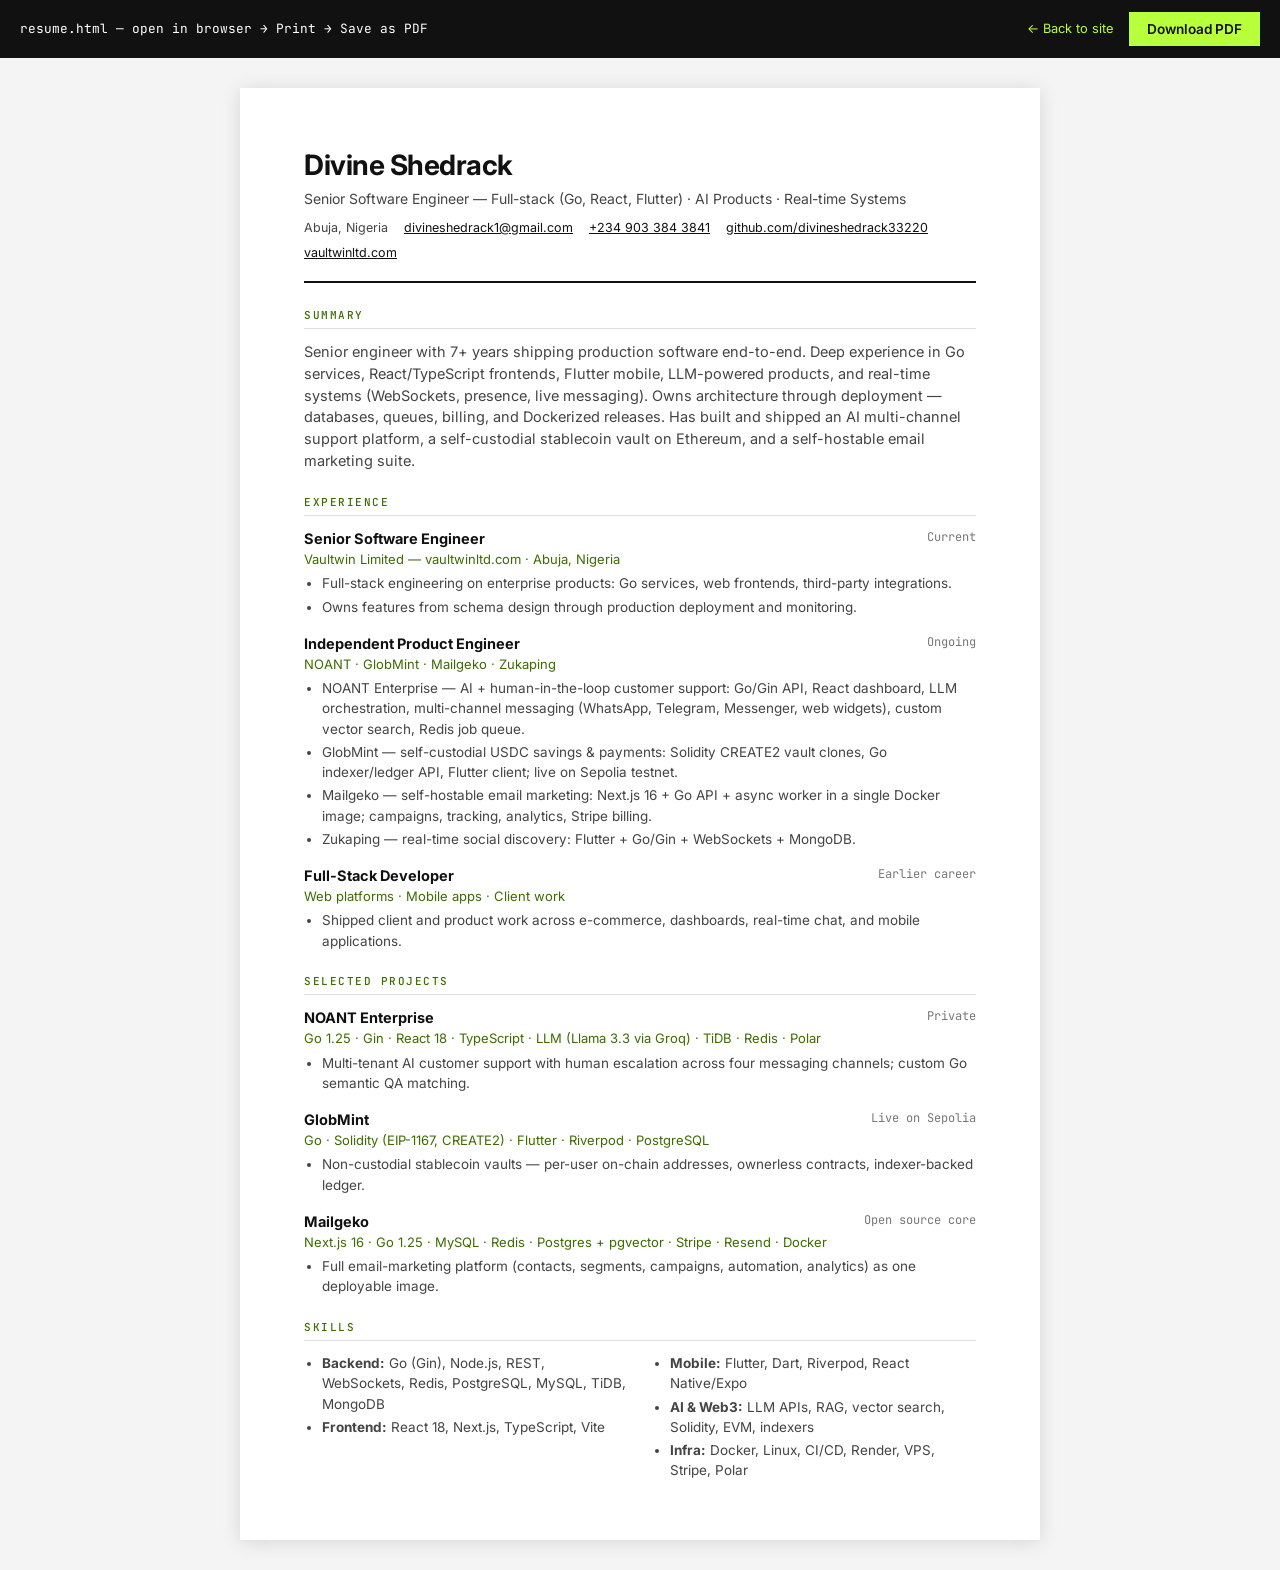
<file: resume.html>
<!DOCTYPE html>
<html lang="en">
<head>
  <meta charset="UTF-8">
  <meta name="viewport" content="width=device-width, initial-scale=1.0">
  <title>Resume — Divine Shedrack</title>
  <meta name="robots" content="noindex">
  <link rel="preconnect" href="https://fonts.googleapis.com">
  <link rel="preconnect" href="https://fonts.gstatic.com" crossorigin>
  <link href="https://fonts.googleapis.com/css2?family=Inter:wght@400;500;600;700&family=JetBrains+Mono:wght@400;500&display=swap" rel="stylesheet">
  <style>
    :root {
      --ink: #111;
      --dim: #444;
      --faint: #777;
      --line: #ddd;
      --accent: #3d6b00;
    }
    * { margin: 0; padding: 0; box-sizing: border-box; }
    body {
      font-family: 'Inter', system-ui, sans-serif;
      color: var(--ink);
      background: #f4f4f4;
      line-height: 1.5;
      font-size: 14.5px;
    }
    .toolbar {
      position: sticky; top: 0; z-index: 10;
      background: #111; color: #fff;
      display: flex; justify-content: space-between; align-items: center;
      padding: 12px 20px;
    }
    .toolbar span { font-family: 'JetBrains Mono', monospace; font-size: .8rem; }
    .toolbar button {
      background: #b8ff3c; color: #111; border: 0;
      font: 600 .85rem 'Inter', sans-serif;
      padding: 9px 18px; cursor: pointer;
    }
    .toolbar button:hover { background: #cfff6b; }
    .toolbar a { color: #b8ff3c; font-size: .8rem; text-decoration: none; }
    .page {
      max-width: 800px; margin: 30px auto; background: #fff;
      padding: 56px 64px; box-shadow: 0 2px 18px rgba(0,0,0,.12);
    }
    header { border-bottom: 2px solid var(--ink); padding-bottom: 18px; margin-bottom: 24px; }
    h1 { font-size: 28px; font-weight: 700; letter-spacing: -.5px; }
    .role { font-size: 14px; color: var(--dim); margin-top: 2px; }
    .contacts {
      display: flex; flex-wrap: wrap; gap: 6px 16px;
      margin-top: 10px; font-size: 12.5px; color: var(--dim);
    }
    .contacts a { color: var(--ink); }
    h2 {
      font-family: 'JetBrains Mono', monospace;
      font-size: 11px; font-weight: 500; letter-spacing: 1.5px;
      text-transform: uppercase; color: var(--accent);
      border-bottom: 1px solid var(--line); padding-bottom: 5px;
      margin: 22px 0 12px;
    }
    .summary { color: var(--dim); }
    .job { margin-bottom: 16px; }
    .job-head { display: flex; justify-content: space-between; gap: 12px; flex-wrap: wrap; }
    .job-head strong { font-size: 14.5px; }
    .job-head .when { font-family: 'JetBrains Mono', monospace; font-size: 12px; color: var(--faint); }
    .job-org { font-size: 13px; color: var(--accent); margin-bottom: 4px; }
    .job ul { padding-left: 18px; color: var(--dim); }
    .job li { margin-bottom: 3px; font-size: 13.5px; }
    .grid-2 { display: grid; grid-template-columns: 1fr 1fr; gap: 24px; }
    .grid-2 ul { padding-left: 18px; color: var(--dim); }
    .grid-2 li { margin-bottom: 3px; font-size: 13.5px; }
    @media print {
      body { background: #fff; font-size: 12.5px; }
      .toolbar { display: none; }
      .page { box-shadow: none; margin: 0; padding: 0; max-width: none; }
      a { text-decoration: none; }
    }
    @media (max-width: 640px) {
      .page { padding: 32px 24px; margin: 0; }
      .grid-2 { grid-template-columns: 1fr; }
      .toolbar span { display: none; }
      .toolbar { justify-content: space-between; }
    }
  </style>
</head>
<body>
  <div class="toolbar">
    <span>resume.html — open in browser → Print → Save as PDF</span>
    <div style="display:flex;gap:16px;align-items:center">
      <a href="index.html">← Back to site</a>
      <button onclick="window.print()">Download PDF</button>
    </div>
  </div>

  <main class="page">
    <header>
      <h1>Divine Shedrack</h1>
      <p class="role">Senior Software Engineer — Full-stack (Go, React, Flutter) · AI Products · Real-time Systems</p>
      <div class="contacts">
        <span>Abuja, Nigeria</span>
        <a href="mailto:divineshedrack1@gmail.com">divineshedrack1@gmail.com</a>
        <a href="https://wa.me/2349033843841">+234 903 384 3841</a>
        <a href="https://github.com/divineshedrack33220">github.com/divineshedrack33220</a>
        <a href="https://vaultwinltd.com/">vaultwinltd.com</a>
      </div>
    </header>

    <h2>Summary</h2>
    <p class="summary">
      Senior engineer with 7+ years shipping production software end-to-end. Deep experience in Go
      services, React/TypeScript frontends, Flutter mobile, LLM-powered products, and real-time
      systems (WebSockets, presence, live messaging). Owns architecture through deployment —
      databases, queues, billing, and Dockerized releases. Has built and shipped an AI
      multi-channel support platform, a self-custodial stablecoin vault on Ethereum, and a
      self-hostable email marketing suite.
    </p>

    <h2>Experience</h2>
    <div class="job">
      <div class="job-head">
        <strong>Senior Software Engineer</strong>
        <span class="when">Current</span>
      </div>
      <p class="job-org">Vaultwin Limited — vaultwinltd.com · Abuja, Nigeria</p>
      <ul>
        <li>Full-stack engineering on enterprise products: Go services, web frontends, third-party integrations.</li>
        <li>Owns features from schema design through production deployment and monitoring.</li>
      </ul>
    </div>
    <div class="job">
      <div class="job-head">
        <strong>Independent Product Engineer</strong>
        <span class="when">Ongoing</span>
      </div>
      <p class="job-org">NOANT · GlobMint · Mailgeko · Zukaping</p>
      <ul>
        <li>NOANT Enterprise — AI + human-in-the-loop customer support: Go/Gin API, React dashboard, LLM orchestration, multi-channel messaging (WhatsApp, Telegram, Messenger, web widgets), custom vector search, Redis job queue.</li>
        <li>GlobMint — self-custodial USDC savings &amp; payments: Solidity CREATE2 vault clones, Go indexer/ledger API, Flutter client; live on Sepolia testnet.</li>
        <li>Mailgeko — self-hostable email marketing: Next.js 16 + Go API + async worker in a single Docker image; campaigns, tracking, analytics, Stripe billing.</li>
        <li>Zukaping — real-time social discovery: Flutter + Go/Gin + WebSockets + MongoDB.</li>
      </ul>
    </div>
    <div class="job">
      <div class="job-head">
        <strong>Full-Stack Developer</strong>
        <span class="when">Earlier career</span>
      </div>
      <p class="job-org">Web platforms · Mobile apps · Client work</p>
      <ul>
        <li>Shipped client and product work across e-commerce, dashboards, real-time chat, and mobile applications.</li>
      </ul>
    </div>

    <h2>Selected Projects</h2>
    <div class="job">
      <div class="job-head"><strong>NOANT Enterprise</strong><span class="when">Private</span></div>
      <p class="job-org">Go 1.25 · Gin · React 18 · TypeScript · LLM (Llama 3.3 via Groq) · TiDB · Redis · Polar</p>
      <ul><li>Multi-tenant AI customer support with human escalation across four messaging channels; custom Go semantic QA matching.</li></ul>
    </div>
    <div class="job">
      <div class="job-head"><strong>GlobMint</strong><span class="when">Live on Sepolia</span></div>
      <p class="job-org">Go · Solidity (EIP-1167, CREATE2) · Flutter · Riverpod · PostgreSQL</p>
      <ul><li>Non-custodial stablecoin vaults — per-user on-chain addresses, ownerless contracts, indexer-backed ledger.</li></ul>
    </div>
    <div class="job">
      <div class="job-head"><strong>Mailgeko</strong><span class="when">Open source core</span></div>
      <p class="job-org">Next.js 16 · Go 1.25 · MySQL · Redis · Postgres + pgvector · Stripe · Resend · Docker</p>
      <ul><li>Full email-marketing platform (contacts, segments, campaigns, automation, analytics) as one deployable image.</li></ul>
    </div>

    <h2>Skills</h2>
    <div class="grid-2">
      <div>
        <ul>
          <li><strong>Backend:</strong> Go (Gin), Node.js, REST, WebSockets, Redis, PostgreSQL, MySQL, TiDB, MongoDB</li>
          <li><strong>Frontend:</strong> React 18, Next.js, TypeScript, Vite</li>
        </ul>
      </div>
      <div>
        <ul>
          <li><strong>Mobile:</strong> Flutter, Dart, Riverpod, React Native/Expo</li>
          <li><strong>AI &amp; Web3:</strong> LLM APIs, RAG, vector search, Solidity, EVM, indexers</li>
          <li><strong>Infra:</strong> Docker, Linux, CI/CD, Render, VPS, Stripe, Polar</li>
        </ul>
      </div>
    </div>
  </main>
</body>
</html>
</file>
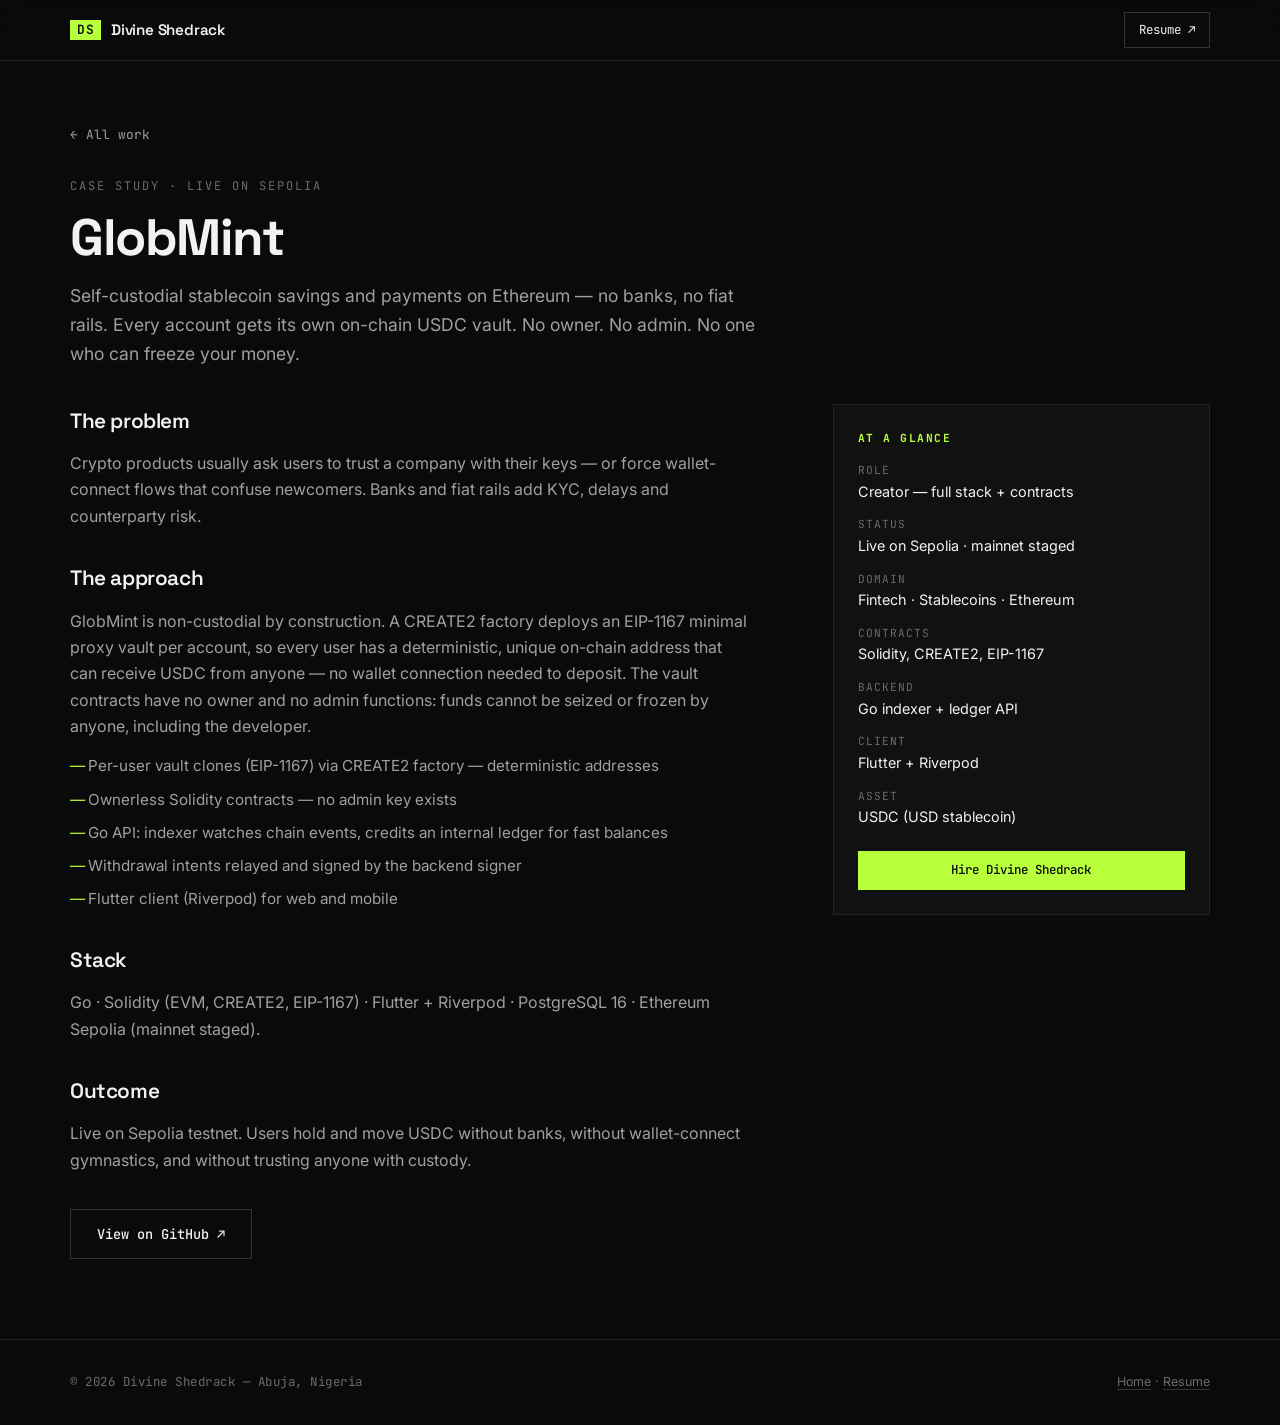
<file: work/globmint.html>
<!DOCTYPE html>
<html lang="en">
<head>
  <meta charset="UTF-8">
  <meta name="viewport" content="width=device-width, initial-scale=1.0">
  <title>GlobMint — Self-Custodial Stablecoin Vaults on Ethereum | Divine Shedrack</title>
  <meta name="description" content="GlobMint by Divine Shedrack: self-custodial USDC savings and payments on Ethereum. Per-user CREATE2 vault clones, ownerless Solidity contracts, Go indexer + Flutter client. Live on Sepolia.">
  <meta name="keywords" content="GlobMint, stablecoin wallet Ethereum, USDC vault Solidity, self-custodial crypto Nigeria, Divine Shedrack blockchain, CREATE2 EIP-1167">
  <meta name="author" content="Divine Shedrack">
  <meta name="robots" content="index, follow">
  <link rel="canonical" href="https://divineshedrack33220.github.io/work/globmint.html">
  <meta property="og:title" content="GlobMint — Self-Custodial Stablecoin Vaults | Divine Shedrack">
  <meta property="og:description" content="Self-custodial USDC vaults on Ethereum — no banks, no admin keys. Go + Solidity + Flutter by Divine Shedrack.">
  <meta property="og:type" content="article">
  <meta property="og:url" content="https://divineshedrack33220.github.io/work/globmint.html">
  <meta property="og:image" content="https://divineshedrack33220.github.io/assets/avatar.jpg">
  <meta name="twitter:card" content="summary_large_image">
  <script type="application/ld+json">
  {
    "@context": "https://schema.org",
    "@type": "SoftwareApplication",
    "name": "GlobMint",
    "applicationCategory": "FinanceApplication",
    "operatingSystem": "iOS, Android, Web",
    "description": "Self-custodial stablecoin savings and payments on Ethereum. Per-user vault clones deployed by a CREATE2 factory; ownerless contracts; Go indexer and ledger; Flutter client.",
    "author": {
      "@type": "Person",
      "name": "Divine Shedrack",
      "url": "https://divineshedrack33220.github.io/"
    }
  }
  </script>
  <link rel="preconnect" href="https://fonts.googleapis.com">
  <link rel="preconnect" href="https://fonts.gstatic.com" crossorigin>
  <link href="https://fonts.googleapis.com/css2?family=Space+Grotesk:wght@400;500;600;700&family=Inter:wght@400;500;600&family=JetBrains+Mono:wght@400;500&display=swap" rel="stylesheet">
  <link rel="stylesheet" href="../css/style.css">
  <link rel="icon" href="data:image/svg+xml,<svg xmlns='http://www.w3.org/2000/svg' viewBox='0 0 32 32'><rect width='32' height='32' rx='4' fill='%230a0a0a'/><text x='16' y='22' font-family='monospace' font-size='14' font-weight='bold' fill='%23b8ff3c' text-anchor='middle'>DS</text></svg>">
  <script type="application/ld+json">
  {
    "@context": "https://schema.org",
    "@type": "BreadcrumbList",
    "itemListElement": [
      { "@type": "ListItem", "position": 1, "name": "Home", "item": "https://divineshedrack33220.github.io/" },
      { "@type": "ListItem", "position": 2, "name": "Work", "item": "https://divineshedrack33220.github.io/#projects" },
      { "@type": "ListItem", "position": 3, "name": "GlobMint" }
    ]
  }
  </script>
</head>
<body>
  <nav class="nav" aria-label="Primary">
    <div class="container nav-inner">
      <a href="../index.html" class="nav-logo">
        <span class="nav-logo-mark" aria-hidden="true">DS</span>
        <span class="nav-logo-name">Divine Shedrack</span>
      </a>
      <a href="../resume.html" class="nav-cta" target="_blank" rel="noopener">Resume ↗</a>
    </div>
  </nav>

  <main class="workpage">
    <div class="container">
      <a class="workpage-back" href="../index.html#projects">← All work</a>
      <p class="workpage-eyebrow mono">CASE STUDY · LIVE ON SEPOLIA</p>
      <h1>GlobMint</h1>
      <p class="workpage-lede">Self-custodial stablecoin savings and payments on Ethereum — no banks, no fiat rails. Every account gets its own on-chain USDC vault. No owner. No admin. No one who can freeze your money.</p>

      <div class="workpage-grid">
        <div class="workpage-body">
          <h2>The problem</h2>
          <p>Crypto products usually ask users to trust a company with their keys — or force wallet-connect flows that confuse newcomers. Banks and fiat rails add KYC, delays and counterparty risk.</p>

          <h2>The approach</h2>
          <p>GlobMint is non-custodial by construction. A CREATE2 factory deploys an EIP-1167 minimal proxy vault per account, so every user has a deterministic, unique on-chain address that can receive USDC from anyone — no wallet connection needed to deposit. The vault contracts have no owner and no admin functions: funds cannot be seized or frozen by anyone, including the developer.</p>
          <ul>
            <li>Per-user vault clones (EIP-1167) via CREATE2 factory — deterministic addresses</li>
            <li>Ownerless Solidity contracts — no admin key exists</li>
            <li>Go API: indexer watches chain events, credits an internal ledger for fast balances</li>
            <li>Withdrawal intents relayed and signed by the backend signer</li>
            <li>Flutter client (Riverpod) for web and mobile</li>
          </ul>

          <h2>Stack</h2>
          <p>Go · Solidity (EVM, CREATE2, EIP-1167) · Flutter + Riverpod · PostgreSQL 16 · Ethereum Sepolia (mainnet staged).</p>

          <h2>Outcome</h2>
          <p>Live on Sepolia testnet. Users hold and move USDC without banks, without wallet-connect gymnastics, and without trusting anyone with custody.</p>

          <div class="workpage-cta">
            <a class="btn btn-ghost" href="https://github.com/divineshedrack33220/globmint" target="_blank" rel="noopener">View on GitHub ↗</a>
          </div>
        </div>

        <aside class="workpage-aside">
          <h3>At a glance</h3>
          <dl>
            <div><dt>Role</dt><dd>Creator — full stack + contracts</dd></div>
            <div><dt>Status</dt><dd>Live on Sepolia · mainnet staged</dd></div>
            <div><dt>Domain</dt><dd>Fintech · Stablecoins · Ethereum</dd></div>
            <div><dt>Contracts</dt><dd>Solidity, CREATE2, EIP-1167</dd></div>
            <div><dt>Backend</dt><dd>Go indexer + ledger API</dd></div>
            <div><dt>Client</dt><dd>Flutter + Riverpod</dd></div>
            <div><dt>Asset</dt><dd>USDC (USD stablecoin)</dd></div>
          </dl>
          <a class="btn btn-primary btn-sm" href="../index.html#contact" style="width:100%;text-align:center">Hire Divine Shedrack</a>
        </aside>
      </div>
    </div>
  </main>

  <footer class="footer">
    <div class="container footer-inner">
      <p class="mono">© 2026 Divine Shedrack — Abuja, Nigeria</p>
      <p class="footer-note"><a href="../index.html">Home</a> · <a href="../resume.html">Resume</a></p>
    </div>
  </footer>
</body>
</html>
</file>
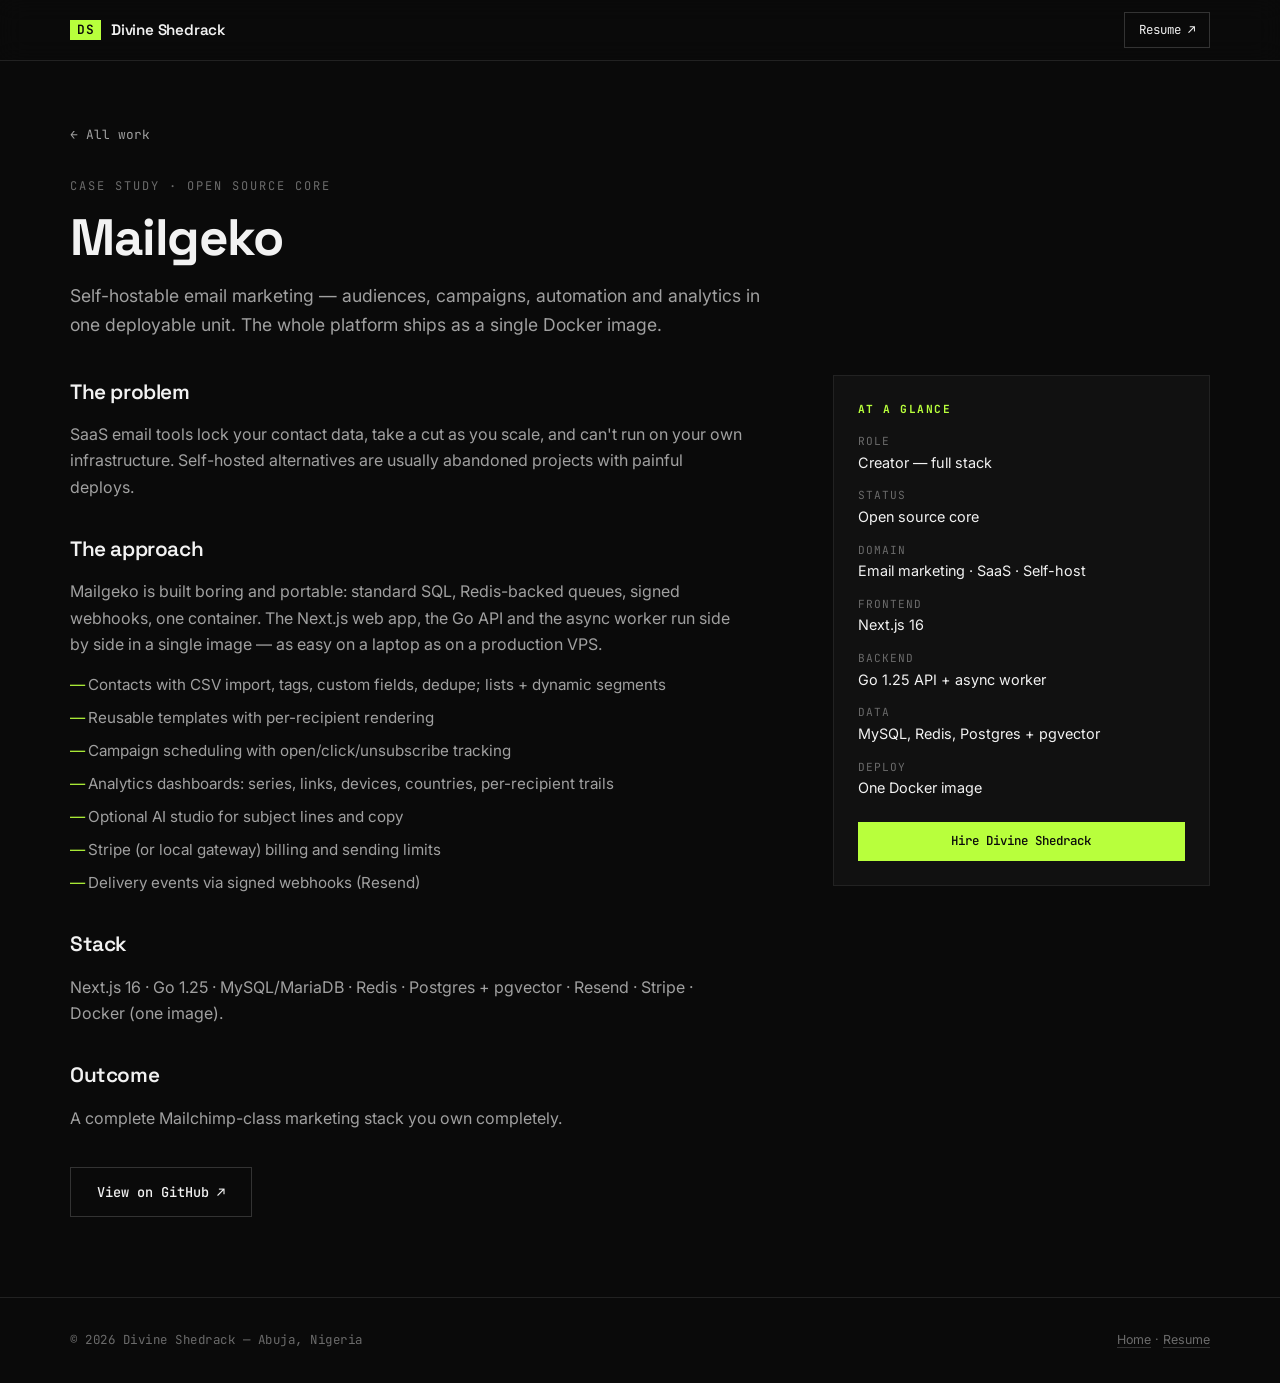
<file: work/mailgeko.html>
<!DOCTYPE html>
<html lang="en">
<head>
  <meta charset="UTF-8">
  <meta name="viewport" content="width=device-width, initial-scale=1.0">
  <title>Mailgeko — Self-Hostable Email Marketing Platform | Divine Shedrack</title>
  <meta name="description" content="Mailgeko by Divine Shedrack: self-hostable email marketing — contacts, campaigns, automation, analytics and Stripe billing. Next.js + Go + Docker, ships as one image. Open alternative to Mailchimp.">
  <meta name="keywords" content="Mailgeko, self-hosted email marketing, open source Mailchimp alternative, email campaign platform Go, Divine Shedrack Mailgeko, Docker email marketing">
  <meta name="author" content="Divine Shedrack">
  <meta name="robots" content="index, follow">
  <link rel="canonical" href="https://divineshedrack33220.github.io/work/mailgeko.html">
  <meta property="og:title" content="Mailgeko — Self-Hostable Email Marketing | Divine Shedrack">
  <meta property="og:description" content="Email marketing you can host yourself — campaigns, tracking, analytics, Stripe. One Docker image. By Divine Shedrack.">
  <meta property="og:type" content="article">
  <meta property="og:url" content="https://divineshedrack33220.github.io/work/mailgeko.html">
  <meta property="og:image" content="https://divineshedrack33220.github.io/assets/avatar.jpg">
  <meta name="twitter:card" content="summary_large_image">
  <script type="application/ld+json">
  {
    "@context": "https://schema.org",
    "@type": "SoftwareApplication",
    "name": "Mailgeko",
    "applicationCategory": "BusinessApplication",
    "operatingSystem": "Linux (Docker)",
    "description": "Self-hostable email marketing platform: contacts, lists, segments, templates, campaigns, open/click tracking, analytics, AI copy studio and Stripe billing. Next.js + Go API + async worker in a single Docker image.",
    "author": {
      "@type": "Person",
      "name": "Divine Shedrack",
      "url": "https://divineshedrack33220.github.io/"
    }
  }
  </script>
  <link rel="preconnect" href="https://fonts.googleapis.com">
  <link rel="preconnect" href="https://fonts.gstatic.com" crossorigin>
  <link href="https://fonts.googleapis.com/css2?family=Space+Grotesk:wght@400;500;600;700&family=Inter:wght@400;500;600&family=JetBrains+Mono:wght@400;500&display=swap" rel="stylesheet">
  <link rel="stylesheet" href="../css/style.css">
  <link rel="icon" href="data:image/svg+xml,<svg xmlns='http://www.w3.org/2000/svg' viewBox='0 0 32 32'><rect width='32' height='32' rx='4' fill='%230a0a0a'/><text x='16' y='22' font-family='monospace' font-size='14' font-weight='bold' fill='%23b8ff3c' text-anchor='middle'>DS</text></svg>">
  <script type="application/ld+json">
  {
    "@context": "https://schema.org",
    "@type": "BreadcrumbList",
    "itemListElement": [
      { "@type": "ListItem", "position": 1, "name": "Home", "item": "https://divineshedrack33220.github.io/" },
      { "@type": "ListItem", "position": 2, "name": "Work", "item": "https://divineshedrack33220.github.io/#projects" },
      { "@type": "ListItem", "position": 3, "name": "Mailgeko" }
    ]
  }
  </script>
</head>
<body>
  <nav class="nav" aria-label="Primary">
    <div class="container nav-inner">
      <a href="../index.html" class="nav-logo">
        <span class="nav-logo-mark" aria-hidden="true">DS</span>
        <span class="nav-logo-name">Divine Shedrack</span>
      </a>
      <a href="../resume.html" class="nav-cta" target="_blank" rel="noopener">Resume ↗</a>
    </div>
  </nav>

  <main class="workpage">
    <div class="container">
      <a class="workpage-back" href="../index.html#projects">← All work</a>
      <p class="workpage-eyebrow mono">CASE STUDY · OPEN SOURCE CORE</p>
      <h1>Mailgeko</h1>
      <p class="workpage-lede">Self-hostable email marketing — audiences, campaigns, automation and analytics in one deployable unit. The whole platform ships as a single Docker image.</p>

      <div class="workpage-grid">
        <div class="workpage-body">
          <h2>The problem</h2>
          <p>SaaS email tools lock your contact data, take a cut as you scale, and can't run on your own infrastructure. Self-hosted alternatives are usually abandoned projects with painful deploys.</p>

          <h2>The approach</h2>
          <p>Mailgeko is built boring and portable: standard SQL, Redis-backed queues, signed webhooks, one container. The Next.js web app, the Go API and the async worker run side by side in a single image — as easy on a laptop as on a production VPS.</p>
          <ul>
            <li>Contacts with CSV import, tags, custom fields, dedupe; lists + dynamic segments</li>
            <li>Reusable templates with per-recipient rendering</li>
            <li>Campaign scheduling with open/click/unsubscribe tracking</li>
            <li>Analytics dashboards: series, links, devices, countries, per-recipient trails</li>
            <li>Optional AI studio for subject lines and copy</li>
            <li>Stripe (or local gateway) billing and sending limits</li>
            <li>Delivery events via signed webhooks (Resend)</li>
          </ul>

          <h2>Stack</h2>
          <p>Next.js 16 · Go 1.25 · MySQL/MariaDB · Redis · Postgres + pgvector · Resend · Stripe · Docker (one image).</p>

          <h2>Outcome</h2>
          <p>A complete Mailchimp-class marketing stack you own completely.</p>

          <div class="workpage-cta">
            <a class="btn btn-ghost" href="https://github.com/divineshedrack33220/mailgeko" target="_blank" rel="noopener">View on GitHub ↗</a>
          </div>
        </div>

        <aside class="workpage-aside">
          <h3>At a glance</h3>
          <dl>
            <div><dt>Role</dt><dd>Creator — full stack</dd></div>
            <div><dt>Status</dt><dd>Open source core</dd></div>
            <div><dt>Domain</dt><dd>Email marketing · SaaS · Self-host</dd></div>
            <div><dt>Frontend</dt><dd>Next.js 16</dd></div>
            <div><dt>Backend</dt><dd>Go 1.25 API + async worker</dd></div>
            <div><dt>Data</dt><dd>MySQL, Redis, Postgres + pgvector</dd></div>
            <div><dt>Deploy</dt><dd>One Docker image</dd></div>
          </dl>
          <a class="btn btn-primary btn-sm" href="../index.html#contact" style="width:100%;text-align:center">Hire Divine Shedrack</a>
        </aside>
      </div>
    </div>
  </main>

  <footer class="footer">
    <div class="container footer-inner">
      <p class="mono">© 2026 Divine Shedrack — Abuja, Nigeria</p>
      <p class="footer-note"><a href="../index.html">Home</a> · <a href="../resume.html">Resume</a></p>
    </div>
  </footer>
</body>
</html>
</file>
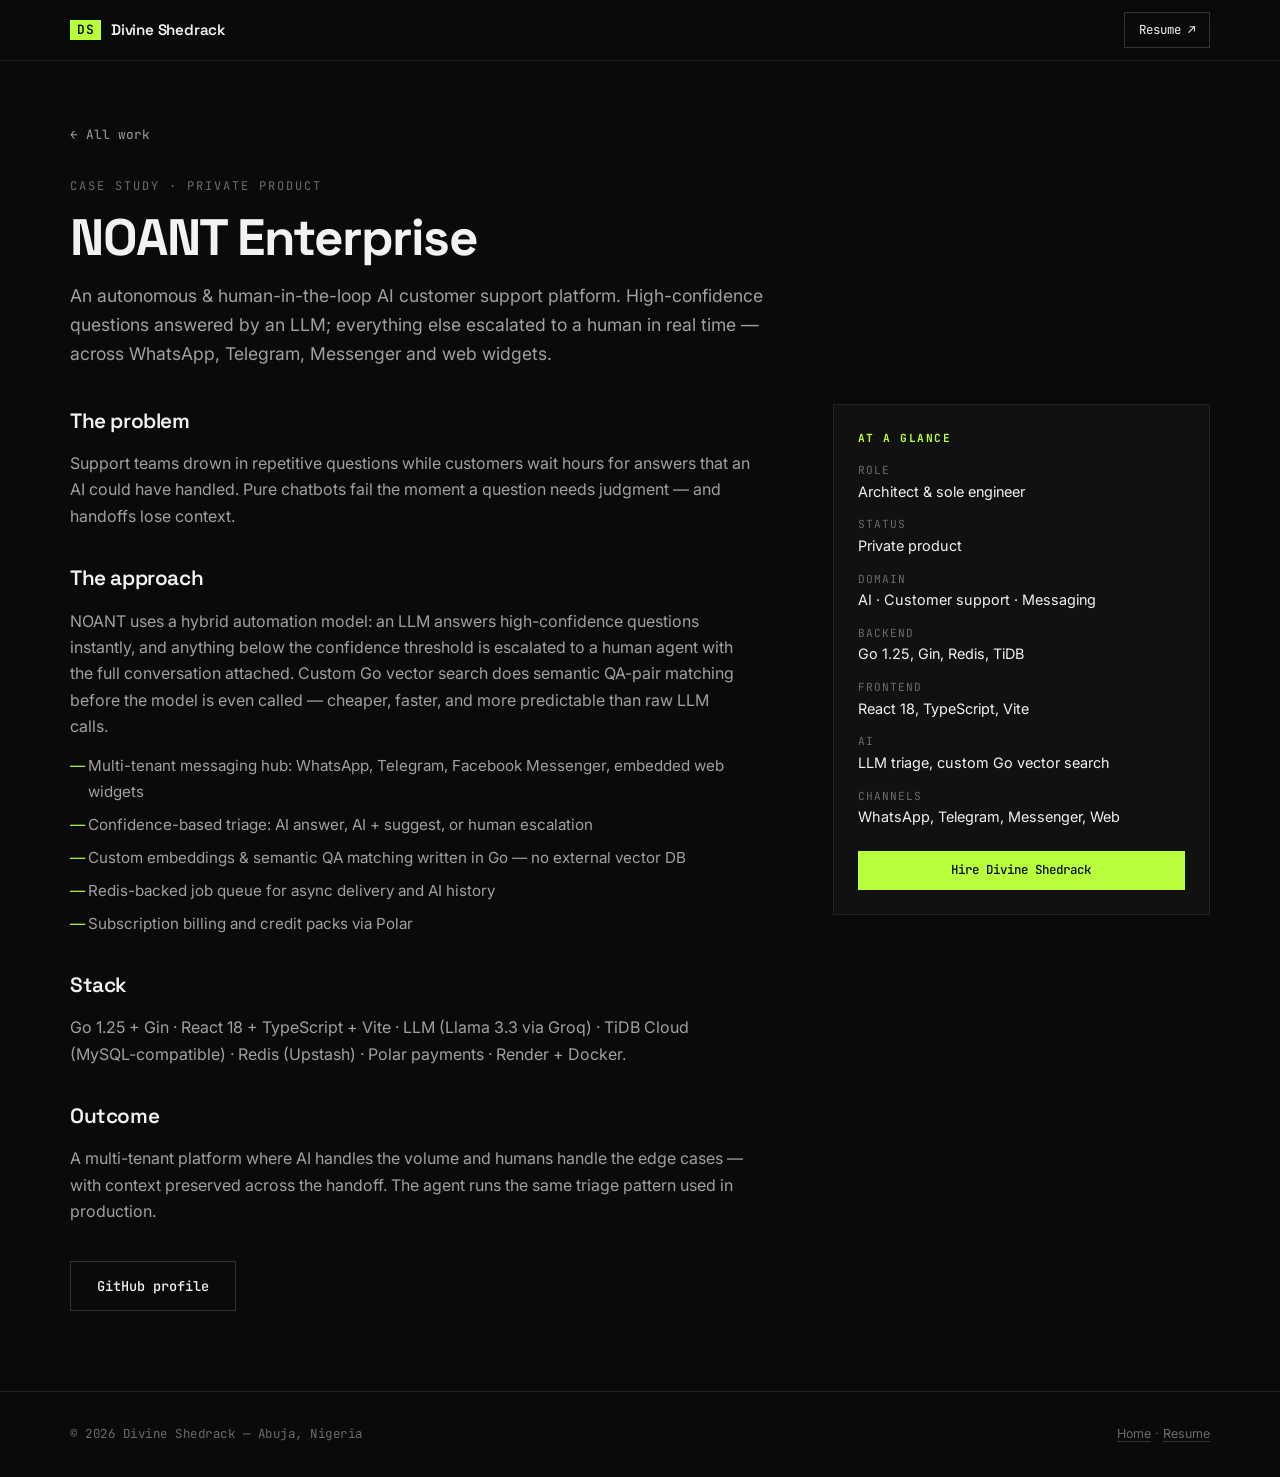
<file: work/noant.html>
<!DOCTYPE html>
<html lang="en">
<head>
  <meta charset="UTF-8">
  <meta name="viewport" content="width=device-width, initial-scale=1.0">
  <title>NOANT Enterprise — AI Customer Support Platform | Divine Shedrack</title>
  <meta name="description" content="NOANT Enterprise is an AI + human-in-the-loop customer support platform by Divine Shedrack: LLM triage across WhatsApp, Telegram, Messenger and web widgets. Go, React, Redis, custom vector search.">
  <meta name="keywords" content="NOANT, AI customer support platform, human in the loop AI, WhatsApp chatbot Nigeria, Divine Shedrack NOANT, LLM support automation">
  <meta name="author" content="Divine Shedrack">
  <meta name="robots" content="index, follow">
  <link rel="canonical" href="https://divineshedrack33220.github.io/work/noant.html">
  <meta property="og:title" content="NOANT Enterprise — AI Customer Support | Divine Shedrack">
  <meta property="og:description" content="AI + human-in-the-loop customer support across 4 messaging channels. Built by Divine Shedrack with Go, React and LLMs.">
  <meta property="og:type" content="article">
  <meta property="og:url" content="https://divineshedrack33220.github.io/work/noant.html">
  <meta property="og:image" content="https://divineshedrack33220.github.io/assets/avatar.jpg">
  <meta name="twitter:card" content="summary_large_image">
  <script type="application/ld+json">
  {
    "@context": "https://schema.org",
    "@type": "SoftwareApplication",
    "name": "NOANT Enterprise",
    "applicationCategory": "BusinessApplication",
    "operatingSystem": "Web",
    "description": "Autonomous and human-in-the-loop AI customer support platform with multi-channel messaging across WhatsApp, Telegram, Facebook Messenger and web widgets.",
    "author": {
      "@type": "Person",
      "name": "Divine Shedrack",
      "url": "https://divineshedrack33220.github.io/"
    },
    "offers": { "@type": "Offer", "price": "0", "priceCurrency": "USD", "description": "Self-hostable" }
  }
  </script>
  <link rel="preconnect" href="https://fonts.googleapis.com">
  <link rel="preconnect" href="https://fonts.gstatic.com" crossorigin>
  <link href="https://fonts.googleapis.com/css2?family=Space+Grotesk:wght@400;500;600;700&family=Inter:wght@400;500;600&family=JetBrains+Mono:wght@400;500&display=swap" rel="stylesheet">
  <link rel="stylesheet" href="../css/style.css">
  <link rel="icon" href="data:image/svg+xml,<svg xmlns='http://www.w3.org/2000/svg' viewBox='0 0 32 32'><rect width='32' height='32' rx='4' fill='%230a0a0a'/><text x='16' y='22' font-family='monospace' font-size='14' font-weight='bold' fill='%23b8ff3c' text-anchor='middle'>DS</text></svg>">
  <script type="application/ld+json">
  {
    "@context": "https://schema.org",
    "@type": "BreadcrumbList",
    "itemListElement": [
      { "@type": "ListItem", "position": 1, "name": "Home", "item": "https://divineshedrack33220.github.io/" },
      { "@type": "ListItem", "position": 2, "name": "Work", "item": "https://divineshedrack33220.github.io/#projects" },
      { "@type": "ListItem", "position": 3, "name": "NOANT" }
    ]
  }
  </script>
</head>
<body>
  <nav class="nav" aria-label="Primary">
    <div class="container nav-inner">
      <a href="../index.html" class="nav-logo">
        <span class="nav-logo-mark" aria-hidden="true">DS</span>
        <span class="nav-logo-name">Divine Shedrack</span>
      </a>
      <a href="../resume.html" class="nav-cta" target="_blank" rel="noopener">Resume ↗</a>
    </div>
  </nav>

  <main class="workpage">
    <div class="container">
      <a class="workpage-back" href="../index.html#projects">← All work</a>
      <p class="workpage-eyebrow mono">CASE STUDY · PRIVATE PRODUCT</p>
      <h1>NOANT Enterprise</h1>
      <p class="workpage-lede">An autonomous &amp; human-in-the-loop AI customer support platform. High-confidence questions answered by an LLM; everything else escalated to a human in real time — across WhatsApp, Telegram, Messenger and web widgets.</p>

      <div class="workpage-grid">
        <div class="workpage-body">
          <h2>The problem</h2>
          <p>Support teams drown in repetitive questions while customers wait hours for answers that an AI could have handled. Pure chatbots fail the moment a question needs judgment — and handoffs lose context.</p>

          <h2>The approach</h2>
          <p>NOANT uses a hybrid automation model: an LLM answers high-confidence questions instantly, and anything below the confidence threshold is escalated to a human agent with the full conversation attached. Custom Go vector search does semantic QA-pair matching before the model is even called — cheaper, faster, and more predictable than raw LLM calls.</p>
          <ul>
            <li>Multi-tenant messaging hub: WhatsApp, Telegram, Facebook Messenger, embedded web widgets</li>
            <li>Confidence-based triage: AI answer, AI + suggest, or human escalation</li>
            <li>Custom embeddings &amp; semantic QA matching written in Go — no external vector DB</li>
            <li>Redis-backed job queue for async delivery and AI history</li>
            <li>Subscription billing and credit packs via Polar</li>
          </ul>

          <h2>Stack</h2>
          <p>Go 1.25 + Gin · React 18 + TypeScript + Vite · LLM (Llama 3.3 via Groq) · TiDB Cloud (MySQL-compatible) · Redis (Upstash) · Polar payments · Render + Docker.</p>

          <h2>Outcome</h2>
          <p>A multi-tenant platform where AI handles the volume and humans handle the edge cases — with context preserved across the handoff. The agent runs the same triage pattern used in production.</p>

          <div class="workpage-cta">
            <a class="btn btn-ghost" href="https://github.com/divineshedrack33220" target="_blank" rel="noopener">GitHub profile</a>
          </div>
        </div>

        <aside class="workpage-aside">
          <h3>At a glance</h3>
          <dl>
            <div><dt>Role</dt><dd>Architect &amp; sole engineer</dd></div>
            <div><dt>Status</dt><dd>Private product</dd></div>
            <div><dt>Domain</dt><dd>AI · Customer support · Messaging</dd></div>
            <div><dt>Backend</dt><dd>Go 1.25, Gin, Redis, TiDB</dd></div>
            <div><dt>Frontend</dt><dd>React 18, TypeScript, Vite</dd></div>
            <div><dt>AI</dt><dd>LLM triage, custom Go vector search</dd></div>
            <div><dt>Channels</dt><dd>WhatsApp, Telegram, Messenger, Web</dd></div>
          </dl>
          <a class="btn btn-primary btn-sm" href="../index.html#contact" style="width:100%;text-align:center">Hire Divine Shedrack</a>
        </aside>
      </div>
    </div>
  </main>

  <footer class="footer">
    <div class="container footer-inner">
      <p class="mono">© 2026 Divine Shedrack — Abuja, Nigeria</p>
      <p class="footer-note"><a href="../index.html">Home</a> · <a href="../resume.html">Resume</a></p>
    </div>
  </footer>
</body>
</html>
</file>
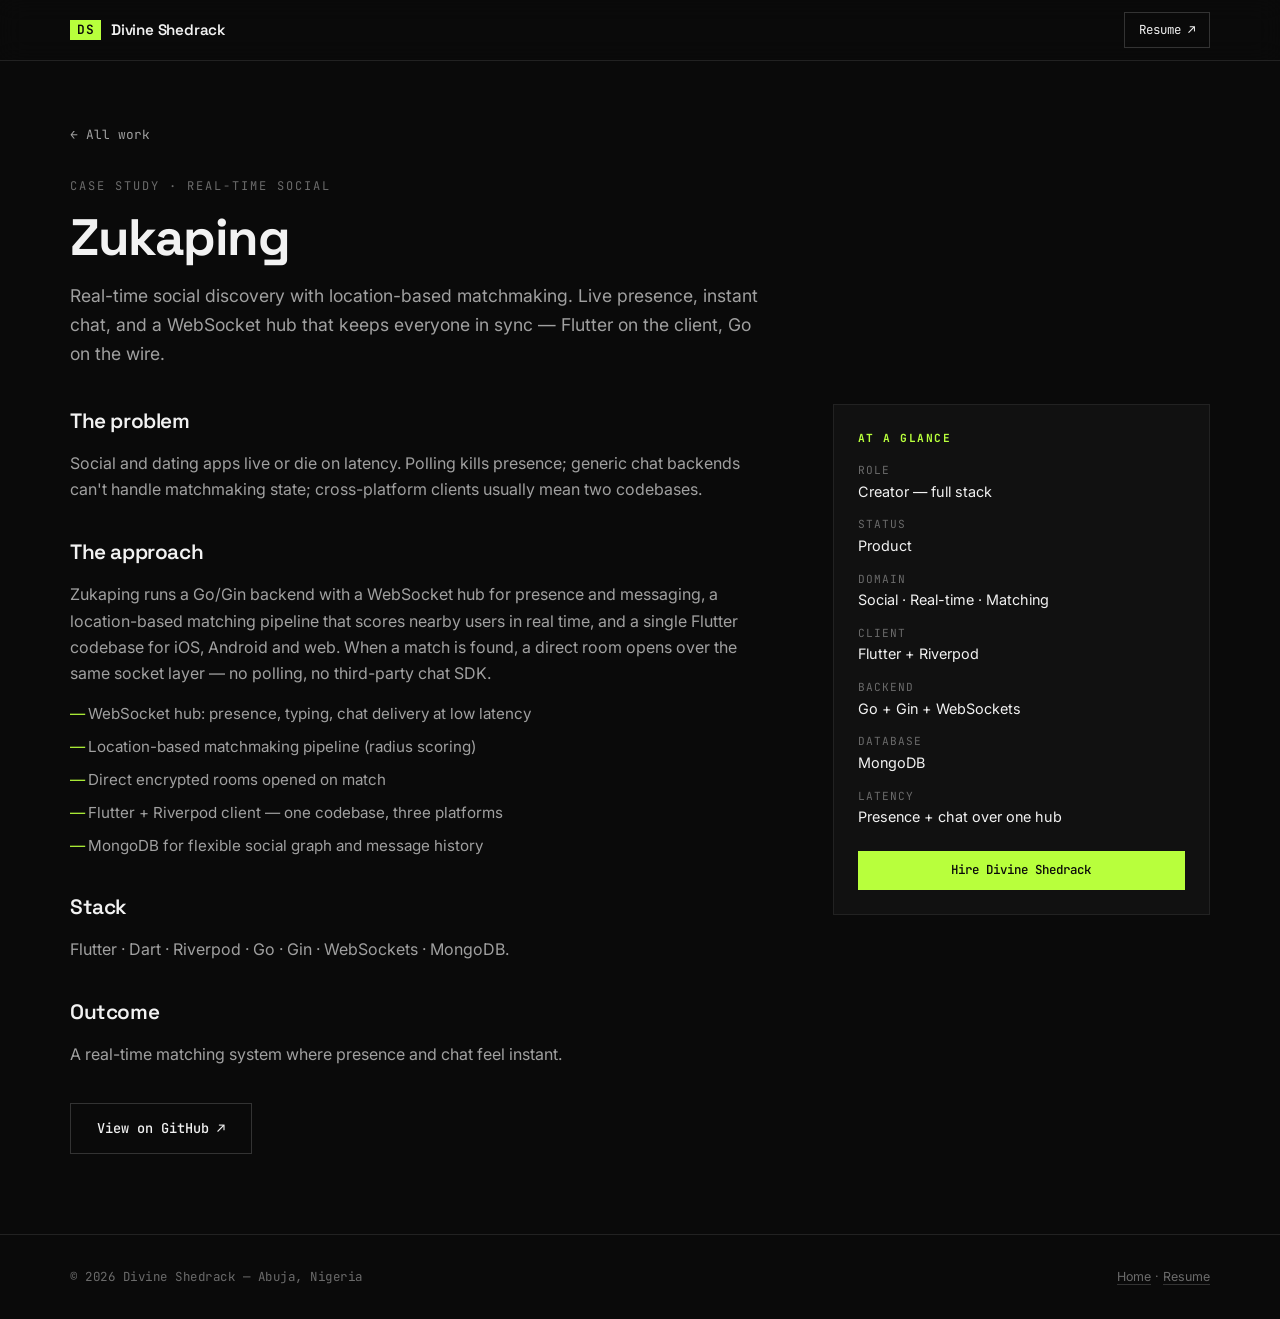
<file: work/zukaping.html>
<!DOCTYPE html>
<html lang="en">
<head>
  <meta charset="UTF-8">
  <meta name="viewport" content="width=device-width, initial-scale=1.0">
  <title>Zukaping — Real-Time Social Discovery App | Divine Shedrack</title>
  <meta name="description" content="Zukaping by Divine Shedrack: real-time social discovery with location-based matchmaking. Flutter + Go/Gin + WebSockets + MongoDB. Live presence, chat and matching at low latency.">
  <meta name="keywords" content="Zukaping, real-time dating app, location based matchmaking, Flutter social app, WebSocket chat Nigeria, Divine Shedrack Zukaping">
  <meta name="author" content="Divine Shedrack">
  <meta name="robots" content="index, follow">
  <link rel="canonical" href="https://divineshedrack33220.github.io/work/zukaping.html">
  <meta property="og:title" content="Zukaping — Real-Time Social Discovery | Divine Shedrack">
  <meta property="og:description" content="Location-based matchmaking with live presence and chat. Flutter + Go + WebSockets by Divine Shedrack.">
  <meta property="og:type" content="article">
  <meta property="og:url" content="https://divineshedrack33220.github.io/work/zukaping.html">
  <meta property="og:image" content="https://divineshedrack33220.github.io/assets/avatar.jpg">
  <meta name="twitter:card" content="summary_large_image">
  <script type="application/ld+json">
  {
    "@context": "https://schema.org",
    "@type": "SoftwareApplication",
    "name": "Zukaping",
    "applicationCategory": "SocialNetworkingApplication",
    "operatingSystem": "iOS, Android, Web",
    "description": "Real-time social discovery app with location-based matchmaking. Flutter client, Go/Gin backend, WebSocket hub for presence and chat, MongoDB.",
    "author": {
      "@type": "Person",
      "name": "Divine Shedrack",
      "url": "https://divineshedrack33220.github.io/"
    }
  }
  </script>
  <link rel="preconnect" href="https://fonts.googleapis.com">
  <link rel="preconnect" href="https://fonts.gstatic.com" crossorigin>
  <link href="https://fonts.googleapis.com/css2?family=Space+Grotesk:wght@400;500;600;700&family=Inter:wght@400;500;600&family=JetBrains+Mono:wght@400;500&display=swap" rel="stylesheet">
  <link rel="stylesheet" href="../css/style.css">
  <link rel="icon" href="data:image/svg+xml,<svg xmlns='http://www.w3.org/2000/svg' viewBox='0 0 32 32'><rect width='32' height='32' rx='4' fill='%230a0a0a'/><text x='16' y='22' font-family='monospace' font-size='14' font-weight='bold' fill='%23b8ff3c' text-anchor='middle'>DS</text></svg>">
  <script type="application/ld+json">
  {
    "@context": "https://schema.org",
    "@type": "BreadcrumbList",
    "itemListElement": [
      { "@type": "ListItem", "position": 1, "name": "Home", "item": "https://divineshedrack33220.github.io/" },
      { "@type": "ListItem", "position": 2, "name": "Work", "item": "https://divineshedrack33220.github.io/#projects" },
      { "@type": "ListItem", "position": 3, "name": "Zukaping" }
    ]
  }
  </script>
</head>
<body>
  <nav class="nav" aria-label="Primary">
    <div class="container nav-inner">
      <a href="../index.html" class="nav-logo">
        <span class="nav-logo-mark" aria-hidden="true">DS</span>
        <span class="nav-logo-name">Divine Shedrack</span>
      </a>
      <a href="../resume.html" class="nav-cta" target="_blank" rel="noopener">Resume ↗</a>
    </div>
  </nav>

  <main class="workpage">
    <div class="container">
      <a class="workpage-back" href="../index.html#projects">← All work</a>
      <p class="workpage-eyebrow mono">CASE STUDY · REAL-TIME SOCIAL</p>
      <h1>Zukaping</h1>
      <p class="workpage-lede">Real-time social discovery with location-based matchmaking. Live presence, instant chat, and a WebSocket hub that keeps everyone in sync — Flutter on the client, Go on the wire.</p>

      <div class="workpage-grid">
        <div class="workpage-body">
          <h2>The problem</h2>
          <p>Social and dating apps live or die on latency. Polling kills presence; generic chat backends can't handle matchmaking state; cross-platform clients usually mean two codebases.</p>

          <h2>The approach</h2>
          <p>Zukaping runs a Go/Gin backend with a WebSocket hub for presence and messaging, a location-based matching pipeline that scores nearby users in real time, and a single Flutter codebase for iOS, Android and web. When a match is found, a direct room opens over the same socket layer — no polling, no third-party chat SDK.</p>
          <ul>
            <li>WebSocket hub: presence, typing, chat delivery at low latency</li>
            <li>Location-based matchmaking pipeline (radius scoring)</li>
            <li>Direct encrypted rooms opened on match</li>
            <li>Flutter + Riverpod client — one codebase, three platforms</li>
            <li>MongoDB for flexible social graph and message history</li>
          </ul>

          <h2>Stack</h2>
          <p>Flutter · Dart · Riverpod · Go · Gin · WebSockets · MongoDB.</p>

          <h2>Outcome</h2>
          <p>A real-time matching system where presence and chat feel instant.</p>

          <div class="workpage-cta">
            <a class="btn btn-ghost" href="https://github.com/divineshedrack33220/zukaping" target="_blank" rel="noopener">View on GitHub ↗</a>
          </div>
        </div>

        <aside class="workpage-aside">
          <h3>At a glance</h3>
          <dl>
            <div><dt>Role</dt><dd>Creator — full stack</dd></div>
            <div><dt>Status</dt><dd>Product</dd></div>
            <div><dt>Domain</dt><dd>Social · Real-time · Matching</dd></div>
            <div><dt>Client</dt><dd>Flutter + Riverpod</dd></div>
            <div><dt>Backend</dt><dd>Go + Gin + WebSockets</dd></div>
            <div><dt>Database</dt><dd>MongoDB</dd></div>
            <div><dt>Latency</dt><dd>Presence + chat over one hub</dd></div>
          </dl>
          <a class="btn btn-primary btn-sm" href="../index.html#contact" style="width:100%;text-align:center">Hire Divine Shedrack</a>
        </aside>
      </div>
    </div>
  </main>

  <footer class="footer">
    <div class="container footer-inner">
      <p class="mono">© 2026 Divine Shedrack — Abuja, Nigeria</p>
      <p class="footer-note"><a href="../index.html">Home</a> · <a href="../resume.html">Resume</a></p>
    </div>
  </footer>
</body>
</html>
</file>
<file: css/style.css>
/* ============================================================
   Divine Shedrack — portfolio
   Design: editorial dark, lime accent, mono labels, sharp corners
   ============================================================ */

*, *::before, *::after { margin: 0; padding: 0; box-sizing: border-box; }

:root {
  --bg: #0a0a0a;
  --bg-raised: #111111;
  --bg-inset: #0d0d0d;
  --border: #222222;
  --border-strong: #333333;
  --text: #f2f2f2;
  --text-dim: #a0a0a0;
  --text-faint: #6b6b6b;
  --accent: #b8ff3c;
  --accent-dim: rgba(184, 255, 60, 0.12);
  --danger: #ff5c5c;
  --font-display: 'Space Grotesk', system-ui, sans-serif;
  --font-body: 'Inter', system-ui, sans-serif;
  --font-mono: 'JetBrains Mono', ui-monospace, monospace;
  --container: 1140px;
}

html { scroll-behavior: smooth; }

@media (prefers-reduced-motion: reduce) {
  html { scroll-behavior: auto; }
  *, *::before, *::after {
    animation-duration: 0.01ms !important;
    animation-iteration-count: 1 !important;
    transition-duration: 0.01ms !important;
  }
  .reveal { opacity: 1 !important; transform: none !important; }
}

body {
  font-family: var(--font-body);
  background: var(--bg);
  color: var(--text);
  line-height: 1.65;
  font-size: 16px;
  -webkit-font-smoothing: antialiased;
}

.mono { font-family: var(--font-mono); }
.accent { color: var(--accent); }

.container { width: min(var(--container), 90%); margin: 0 auto; }

a { color: inherit; text-decoration-color: var(--border-strong); text-underline-offset: 3px; }
a:hover { text-decoration-color: var(--accent); }

img { max-width: 100%; display: block; }

::selection { background: var(--accent); color: #0a0a0a; }

/* Focus — visible for keyboard users */
:focus { outline: none; }
:focus-visible {
  outline: 2px solid var(--accent);
  outline-offset: 3px;
  border-radius: 2px;
}

.skip-link {
  position: absolute; left: 12px; top: -60px; z-index: 200;
  background: var(--accent); color: #0a0a0a;
  padding: 10px 16px; font-weight: 600; font-size: .9rem;
  transition: top .15s;
}
.skip-link:focus { top: 12px; }

/* ============ NAV ============ */
.nav {
  position: fixed; inset: 0 0 auto 0; z-index: 100;
  background: rgba(10,10,10,.9);
  backdrop-filter: blur(12px);
  border-bottom: 1px solid var(--border);
  transition: border-color .2s;
}
.nav-inner {
  display: flex; align-items: center; gap: 32px;
  height: 60px;
}
.nav-logo {
  display: flex; align-items: center; gap: 10px;
  text-decoration: none; margin-right: auto;
}
.nav-logo-mark {
  font-family: var(--font-mono); font-weight: 600; font-size: .8rem;
  color: #0a0a0a; background: var(--accent);
  padding: 4px 7px; line-height: 1; letter-spacing: .5px;
}
.nav-logo-name {
  font-family: var(--font-display); font-weight: 600; font-size: .95rem;
  letter-spacing: -.2px;
}
.nav-links { display: flex; gap: 26px; list-style: none; }
.nav-links a {
  font-family: var(--font-mono); font-size: .78rem; letter-spacing: .4px;
  color: var(--text-dim); text-decoration: none; text-transform: uppercase;
  transition: color .15s;
}
.nav-links a:hover, .nav-links a.active { color: var(--accent); }
.nav-cta {
  font-family: var(--font-mono); font-size: .78rem;
  color: var(--text); text-decoration: none;
  border: 1px solid var(--border-strong); padding: 7px 14px;
  transition: border-color .15s, color .15s;
}
.nav-cta:hover { border-color: var(--accent); color: var(--accent); }

.nav-toggle {
  display: none; background: none; border: 1px solid var(--border-strong);
  cursor: pointer; width: 38px; height: 34px;
  flex-direction: column; align-items: center; justify-content: center; gap: 5px;
}
.nav-toggle span {
  display: block; width: 16px; height: 1.5px; background: var(--text);
  transition: transform .2s;
}
.nav-toggle[aria-expanded="true"] span:first-child { transform: translateY(3.25px) rotate(45deg); }
.nav-toggle[aria-expanded="true"] span:last-child { transform: translateY(-3.25px) rotate(-45deg); }

/* ============ HERO ============ */
.hero {
  min-height: 100svh;
  display: flex; flex-direction: column; justify-content: center;
  padding: 110px 0 0;
}
.hero-inner {
  display: grid; grid-template-columns: 1.25fr .75fr; gap: 72px; align-items: center;
  flex: 1;
}
.hero-eyebrow {
  font-size: .78rem; letter-spacing: 1.5px; text-transform: uppercase;
  color: var(--accent); margin-bottom: 22px;
}
.hero-name {
  font-family: var(--font-display);
  font-size: clamp(3rem, 8vw, 6.2rem);
  font-weight: 700; line-height: .98; letter-spacing: -3px;
  margin-bottom: 28px;
}
.hero-name .accent { animation: caret 1.1s steps(1) infinite; }
@keyframes caret { 50% { opacity: 0; } }
@media (prefers-reduced-motion: reduce) { .hero-name .accent { animation: none; } }

.hero-sub {
  font-size: 1.05rem; color: var(--text-dim); max-width: 54ch;
  margin-bottom: 26px;
}
.hero-sub strong { color: var(--text); font-weight: 600; }
.hero-sub a { color: var(--accent); text-decoration: underline; }

.hero-meta { margin-bottom: 34px; }
.status {
  display: inline-flex; align-items: center; gap: 9px;
  font-family: var(--font-mono); font-size: .8rem; color: var(--text-dim);
  border: 1px solid var(--border); padding: 8px 14px;
}
.status-dot {
  width: 7px; height: 7px; border-radius: 50%; background: var(--accent);
  box-shadow: 0 0 0 0 rgba(184,255,60,.5);
  animation: pulse 2s infinite;
}
@keyframes pulse {
  0% { box-shadow: 0 0 0 0 rgba(184,255,60,.45); }
  70% { box-shadow: 0 0 0 8px rgba(184,255,60,0); }
  100% { box-shadow: 0 0 0 0 rgba(184,255,60,0); }
}
@media (prefers-reduced-motion: reduce) { .status-dot { animation: none; } }

.hero-actions { display: flex; gap: 14px; flex-wrap: wrap; }
.btn {
  display: inline-block; padding: 13px 26px;
  font-family: var(--font-mono); font-size: .85rem; font-weight: 500;
  text-decoration: none; transition: .15s;
}
.btn-primary {
  background: var(--accent); color: #0a0a0a;
}
.btn-primary:hover { background: #cfff6b; }
.btn-ghost {
  border: 1px solid var(--border-strong); color: var(--text); background: transparent;
}
button.btn { cursor: pointer; -webkit-appearance: none; appearance: none; }
.btn-ghost:hover { border-color: var(--accent); color: var(--accent); }

.hero-aside { display: flex; flex-direction: column; gap: 28px; }
.hero-photo-wrap {
  position: relative; width: 260px; margin-left: auto;
}
.hero-photo-wrap::before {
  content: ''; position: absolute; inset: -10px;
  border: 1px solid var(--border-strong);
}
.hero-photo { width: 100%; height: auto; aspect-ratio: 1 / 1; object-fit: cover; object-position: center top; filter: grayscale(25%); display: block; }

.hero-facts { display: flex; flex-direction: column; gap: 0; border-top: 1px solid var(--border); }
.hero-facts > div {
  display: grid; grid-template-columns: 90px 1fr; gap: 12px;
  padding: 12px 0; border-bottom: 1px solid var(--border);
}
.hero-facts dt { font-size: .72rem; color: var(--text-faint); letter-spacing: 1px; }
.hero-facts dd { font-size: .88rem; color: var(--text); }

.hero-rule { padding: 48px 0 0; }
.hero-rule span {
  display: block; height: 1px; background: var(--border);
}

/* ============ SECTIONS ============ */
.section { padding: 110px 0; }
.section-bordered { border-top: 1px solid var(--border); }

.section-index {
  font-size: .75rem; letter-spacing: 2px; color: var(--text-faint);
  margin-bottom: 18px;
}
.section-title {
  font-family: var(--font-display);
  font-size: clamp(1.8rem, 4vw, 2.8rem);
  font-weight: 700; letter-spacing: -1.5px; line-height: 1.1;
  margin-bottom: 52px;
}

/* ============ ABOUT ============ */
.about-grid { display: grid; grid-template-columns: 1.4fr .8fr; gap: 72px; }
.about-copy p { color: var(--text-dim); margin-bottom: 18px; max-width: 62ch; }
.about-copy a { color: var(--accent); }

.pull-quote {
  border-left: 2px solid var(--accent);
  padding: 4px 0 4px 20px; margin-bottom: 32px;
}
.pull-quote blockquote {
  font-family: var(--font-display); font-size: 1.25rem; font-weight: 500;
  letter-spacing: -.5px; line-height: 1.35;
}
.principles { list-style: none; display: flex; flex-direction: column; gap: 12px; }
.principles li {
  font-size: .92rem; color: var(--text-dim);
  display: flex; gap: 10px;
}
.principles .mono { color: var(--accent); flex-shrink: 0; }

/* ============ TIMELINE ============ */
.timeline { list-style: none; position: relative; padding-left: 28px; }
.timeline::before {
  content: ''; position: absolute; left: 5px; top: 6px; bottom: 6px;
  width: 1px; background: var(--border-strong);
}
.timeline-item { position: relative; padding-bottom: 44px; }
.timeline-item:last-child { padding-bottom: 0; }
.timeline-marker {
  position: absolute; left: -28px; top: 7px;
  width: 11px; height: 11px; border-radius: 50%;
  background: var(--bg); border: 2px solid var(--accent);
}
.timeline-head {
  display: flex; align-items: baseline; justify-content: space-between;
  gap: 16px; flex-wrap: wrap; margin-bottom: 4px;
}
.timeline-head h3 {
  font-family: var(--font-display); font-size: 1.2rem; font-weight: 600;
  letter-spacing: -.3px;
}
.timeline-date { font-size: .75rem; color: var(--text-faint); letter-spacing: .5px; }
.timeline-org { font-size: .88rem; color: var(--accent); margin-bottom: 10px; }
.timeline-org a { text-decoration: none; }
.timeline-body > p:last-child { color: var(--text-dim); max-width: 68ch; font-size: .95rem; }

/* ============ SERVICES ============ */
.services-grid {
  display: grid; grid-template-columns: repeat(4, 1fr); gap: 1px;
  background: var(--border); border: 1px solid var(--border);
}
.service {
  background: var(--bg); padding: 34px 26px;
  display: flex; flex-direction: column; gap: 14px;
  transition: background .2s;
}
.service:hover { background: var(--bg-raised); }
.service:hover .service-icon { color: var(--accent); }
.service-num { font-size: .72rem; color: var(--text-faint); letter-spacing: 1px; }
.service-icon { width: 26px; height: 26px; color: var(--text-dim); transition: color .2s; }
.service h3 {
  font-family: var(--font-display); font-size: 1.05rem; font-weight: 600;
  letter-spacing: -.2px;
}
.service p { font-size: .88rem; color: var(--text-dim); }

/* ============ STACK ============ */
.stack-grid {
  display: grid; grid-template-columns: repeat(5, 1fr); gap: 40px 32px;
}
.stack-label {
  font-size: .72rem; letter-spacing: 2px; text-transform: uppercase;
  color: var(--accent); margin-bottom: 16px;
  padding-bottom: 10px; border-bottom: 1px solid var(--border);
}
.stack-col ul { list-style: none; display: flex; flex-direction: column; gap: 9px; }
.stack-col li { font-size: .9rem; color: var(--text-dim); }

/* ============ WORK ============ */
.work-list { display: flex; flex-direction: column; }
.work {
  display: grid; grid-template-columns: 220px 1fr; gap: 40px;
  padding: 44px 0; border-top: 1px solid var(--border);
}
.work:last-child { border-bottom: 1px solid var(--border); }
.work-meta {
  display: flex; flex-direction: column; gap: 10px; align-items: flex-start;
  font-size: .75rem; color: var(--text-faint); letter-spacing: .4px;
}
.work-tag {
  font-size: .68rem; letter-spacing: 1.2px; text-transform: uppercase;
  padding: 4px 9px; border: 1px solid var(--border-strong); color: var(--text-dim);
}
.work-tag-private { color: #e8b84a; border-color: rgba(232,184,74,.4); }
.work-link {
  color: var(--accent); text-decoration: none; word-break: break-all;
}
.work-link:hover { text-decoration: underline; }
.work-name {
  font-family: var(--font-display); font-size: 1.7rem; font-weight: 700;
  letter-spacing: -1px; margin-bottom: 6px;
}
.work-role { font-size: .88rem; color: var(--accent); margin-bottom: 16px; }
.work-desc { color: var(--text-dim); max-width: 68ch; margin-bottom: 18px; }
.work-points { list-style: none; display: flex; flex-direction: column; gap: 8px; }
.work-points li {
  font-size: .88rem; color: var(--text-dim); padding-left: 18px; position: relative;
}
.work-points li::before {
  content: '—'; position: absolute; left: 0; color: var(--accent);
}

/* ============ CONTACT ============ */
.contact-head { margin-bottom: 48px; }
.contact-head .section-title { margin-bottom: 18px; }
.contact-sub { color: var(--text-dim); max-width: 58ch; }

.contact-grid {
  display: grid; grid-template-columns: repeat(3, 1fr); gap: 1px;
  background: var(--border); border: 1px solid var(--border);
}
.contact-card {
  background: var(--bg); padding: 28px 24px;
  display: flex; flex-direction: column; gap: 10px;
  text-decoration: none; transition: background .2s;
}
.contact-card:hover { background: var(--bg-raised); }
.contact-card:hover .contact-value { color: var(--accent); }
.contact-card svg { width: 22px; height: 22px; color: var(--text-dim); margin-bottom: 6px; }
.contact-card-primary { grid-column: span 2; }
.contact-label {
  font-size: .7rem; letter-spacing: 1.5px; text-transform: uppercase;
  color: var(--text-faint);
}
.contact-value {
  font-size: 1.05rem; font-weight: 500; word-break: break-word; overflow-wrap: anywhere;
  transition: color .15s;
}

/* ============ FOOTER ============ */
.footer { border-top: 1px solid var(--border); padding: 32px 0; }
.footer-inner {
  display: flex; justify-content: space-between; align-items: baseline;
  gap: 16px; flex-wrap: wrap;
}
.footer .mono { font-size: .78rem; color: var(--text-faint); letter-spacing: .5px; }
.footer-note { font-size: .78rem; color: var(--text-faint); }

/* ============ WHATSAPP ============ */
.wa-float {
  position: fixed; bottom: 24px; right: 24px; z-index: 90;
  width: 52px; height: 52px; border-radius: 50%;
  background: #25d366; color: #fff;
  display: flex; align-items: center; justify-content: center;
  box-shadow: 0 6px 20px rgba(0,0,0,.45);
  transition: transform .15s;
}
.wa-float:hover { transform: scale(1.08); }
.wa-float:focus-visible { outline-color: #25d366; }

/* ============ REVEAL ============ */
.reveal {
  opacity: 0; transform: translateY(20px);
  transition: opacity .55s ease, transform .55s ease;
}
.reveal.visible { opacity: 1; transform: none; }

/* ============ RESPONSIVE ============ */
@media (max-width: 1024px) {
  .services-grid { grid-template-columns: repeat(2, 1fr); }
  .stack-grid { grid-template-columns: repeat(3, 1fr); }
}

@media (max-width: 860px) {
  .nav-links, .nav-cta { display: none; }
  .nav-toggle { display: flex; }
  .nav-links.open {
    display: flex; flex-direction: column; position: absolute;
    top: 60px; left: 0; right: 0;
    background: var(--bg-raised); border-bottom: 1px solid var(--border);
    padding: 22px 5%; gap: 18px;
  }
  .hero-inner { grid-template-columns: 1fr; gap: 40px; }
  .hero-aside { order: -1; }
  .hero-photo-wrap { margin: 0 auto; width: 132px; }
  .hero-photo { width: 132px; height: 132px; }
  .hero-facts { display: none; }
  .hero { padding-top: 88px; }
  .hero-name { margin-bottom: 20px; }
  body { padding-bottom: 84px; }
  .about-grid { grid-template-columns: 1fr; gap: 48px; }
  .work { grid-template-columns: 1fr; gap: 18px; }
  .work-meta { flex-direction: row; flex-wrap: wrap; align-items: center; }
  .contact-grid { grid-template-columns: 1fr; }
  .contact-card-primary { grid-column: span 1; }
  .section { padding: 80px 0; }
}

@media (max-width: 560px) {
  .services-grid { grid-template-columns: 1fr; }
  .stack-grid { grid-template-columns: 1fr 1fr; gap: 32px 24px; }
  .hero-name { letter-spacing: -2px; }
  .timeline-head { flex-direction: column; gap: 2px; }
}

/* ============================================================
   INTERACTIVE LAYER — command palette
   ============================================================ */

.section-lede {
  color: var(--text-dim); max-width: 60ch; margin: -36px 0 48px;
  font-size: 1.02rem;
}

.hero-hint {
  margin-top: 28px; font-size: .74rem; color: var(--text-faint); letter-spacing: .4px;
}
.hero-hint kbd {
  font-family: var(--font-mono); border: 1px solid var(--border-strong);
  padding: 1px 5px; border-radius: 3px; color: var(--text-dim); font-size: .72rem;
}

.nav-palette {
  background: none; border: 1px solid var(--border-strong); color: var(--text-dim);
  font-size: .72rem; padding: 6px 9px; cursor: pointer; letter-spacing: .5px;
  transition: border-color .15s, color .15s;
}
.nav-palette:hover { border-color: var(--accent); color: var(--accent); }

.btn-sm { padding: 9px 16px; font-size: .78rem; }


/* ---------- Command palette ---------- */
.palette { position: fixed; inset: 0; z-index: 300; display: flex; align-items: flex-start; justify-content: center; padding-top: 14vh; }
.palette[hidden] { display: none; }
.palette-backdrop { position: absolute; inset: 0; background: rgba(0,0,0,.7); backdrop-filter: blur(4px); }
.palette-panel {
  position: relative; width: min(560px, 92%); background: var(--bg-raised);
  border: 1px solid var(--border-strong); box-shadow: 0 24px 80px rgba(0,0,0,.6);
}
.palette-input {
  width: 100%; background: transparent; border: 0; border-bottom: 1px solid var(--border);
  color: var(--text); font-size: .95rem; padding: 16px 18px; outline: none;
}
.palette-input::placeholder { color: var(--text-faint); }
.palette-list { list-style: none; max-height: 340px; overflow-y: auto; padding: 8px 0; }
.palette-group {
  font-size: .65rem; letter-spacing: 1.5px; text-transform: uppercase;
  color: var(--text-faint); padding: 10px 18px 4px;
}
.palette-item {
  display: flex; justify-content: space-between; align-items: center; gap: 12px;
  padding: 9px 18px; cursor: pointer; font-size: .9rem; color: var(--text-dim);
}
.palette-item:hover, .palette-item.active { background: var(--accent-dim); color: var(--text); }
.palette-item.active { box-shadow: inset 2px 0 0 var(--accent); }
.palette-hint { font-size: .7rem; color: var(--text-faint); }
.palette-empty { padding: 20px 18px; color: var(--text-faint); font-size: .85rem; }
.palette-foot {
  display: flex; gap: 18px; padding: 10px 18px; border-top: 1px solid var(--border);
  font-size: .68rem; color: var(--text-faint); letter-spacing: .5px;
}

/* ---------- FAQ ---------- */
.faq-list { display: flex; flex-direction: column; gap: 0; border-top: 1px solid var(--border); }
.faq-item { border-bottom: 1px solid var(--border); }
.faq-item summary {
  cursor: pointer; padding: 20px 36px 20px 0; position: relative;
  font-family: var(--font-display); font-size: 1.05rem; font-weight: 600;
  letter-spacing: -.3px; list-style: none; transition: color .15s;
}
.faq-item summary::-webkit-details-marker { display: none; }
.faq-item summary::after {
  content: '+'; position: absolute; right: 4px; top: 50%; transform: translateY(-50%);
  font-family: var(--font-mono); font-size: 1.2rem; color: var(--accent); font-weight: 400;
}
.faq-item[open] summary::after { content: '−'; }
.faq-item summary:hover { color: var(--accent); }
.faq-item p {
  padding: 0 0 22px; color: var(--text-dim); max-width: 72ch; font-size: .95rem;
}
.faq-item p a { color: var(--accent); }
.faq-item p strong { color: var(--text); }

/* ---------- Work subpages ---------- */
.workpage { padding: 120px 0 80px; }
.workpage-eyebrow { font-size: .75rem; letter-spacing: 2px; color: var(--text-faint); margin-bottom: 14px; }
.workpage h1 {
  font-family: var(--font-display); font-size: clamp(2rem, 5vw, 3.2rem);
  font-weight: 700; letter-spacing: -1.5px; line-height: 1.05; margin-bottom: 16px;
}
.workpage-lede { font-size: 1.1rem; color: var(--text-dim); max-width: 64ch; margin-bottom: 36px; }
.workpage-grid { display: grid; grid-template-columns: 1.5fr .8fr; gap: 56px; align-items: start; }
.workpage-body h2 {
  font-family: var(--font-display); font-size: 1.3rem; font-weight: 600;
  letter-spacing: -.4px; margin: 32px 0 12px;
}
.workpage-body h2:first-child { margin-top: 0; }
.workpage-body p { color: var(--text-dim); margin-bottom: 14px; max-width: 68ch; }
.workpage-body ul { list-style: none; display: flex; flex-direction: column; gap: 8px; margin-bottom: 14px; }
.workpage-body li { color: var(--text-dim); padding-left: 18px; position: relative; font-size: .95rem; }
.workpage-body li::before { content: '—'; position: absolute; left: 0; color: var(--accent); }
.workpage-aside {
  border: 1px solid var(--border); background: var(--bg-raised); padding: 24px;
  position: sticky; top: 84px;
}
.workpage-aside h3 {
  font-family: var(--font-mono); font-size: .7rem; letter-spacing: 1.5px;
  text-transform: uppercase; color: var(--accent); margin-bottom: 14px;
}
.workpage-aside dl { display: flex; flex-direction: column; gap: 12px; margin-bottom: 22px; }
.workpage-aside dt { font-size: .7rem; color: var(--text-faint); font-family: var(--font-mono); letter-spacing: 1px; text-transform: uppercase; }
.workpage-aside dd { font-size: .9rem; color: var(--text); }
.workpage-back {
  display: inline-flex; align-items: center; gap: 8px;
  font-family: var(--font-mono); font-size: .8rem; color: var(--text-dim);
  text-decoration: none; margin-bottom: 32px; transition: color .15s;
}
.workpage-back:hover { color: var(--accent); }
.workpage-cta { display: flex; gap: 12px; flex-wrap: wrap; margin-top: 36px; }
@media (max-width: 860px) {
  .workpage-grid { grid-template-columns: 1fr; gap: 32px; }
  .workpage-aside { position: static; }
}

/* ---------- Case study link ---------- */
.case-link {
  display: inline-block; margin-top: 18px; font-size: .75rem;
  color: var(--text-faint); text-decoration: none; letter-spacing: .5px;
  transition: color .15s;
}
.case-link:hover { color: var(--accent); }
</file>
